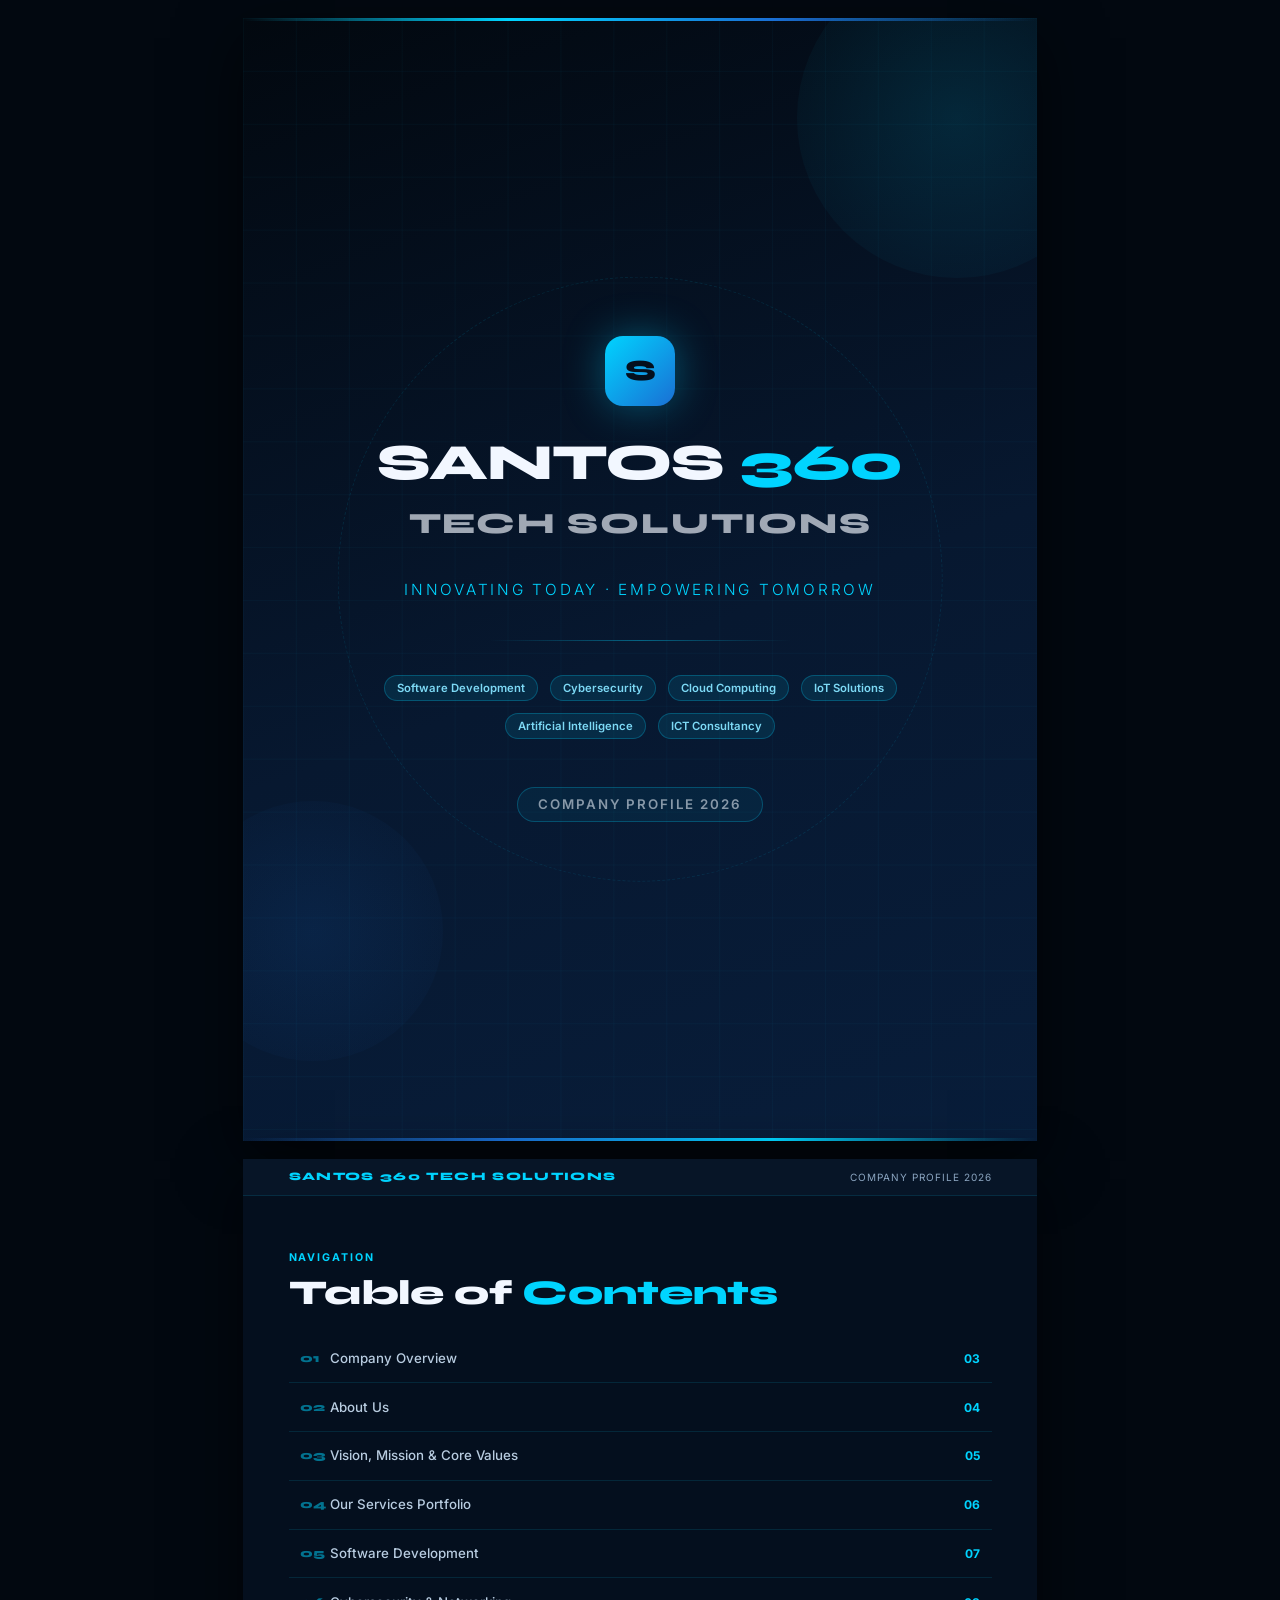
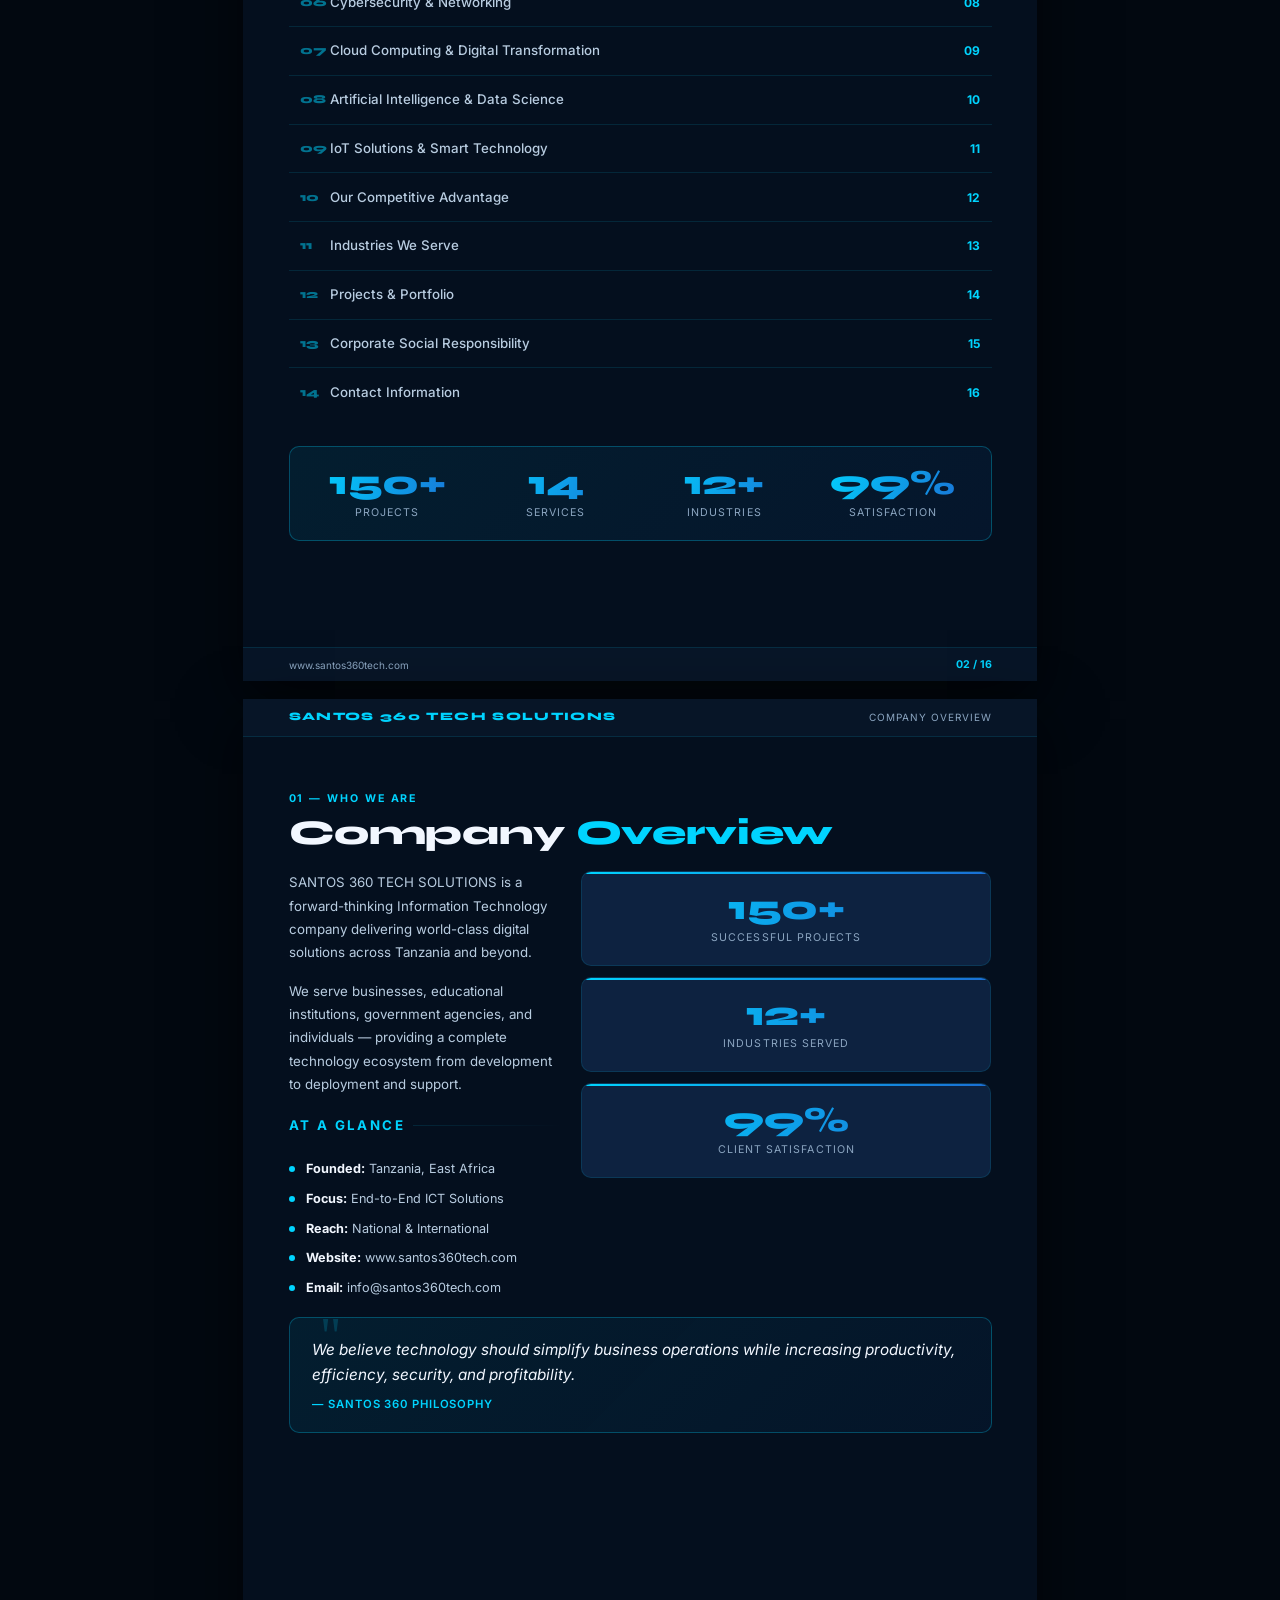
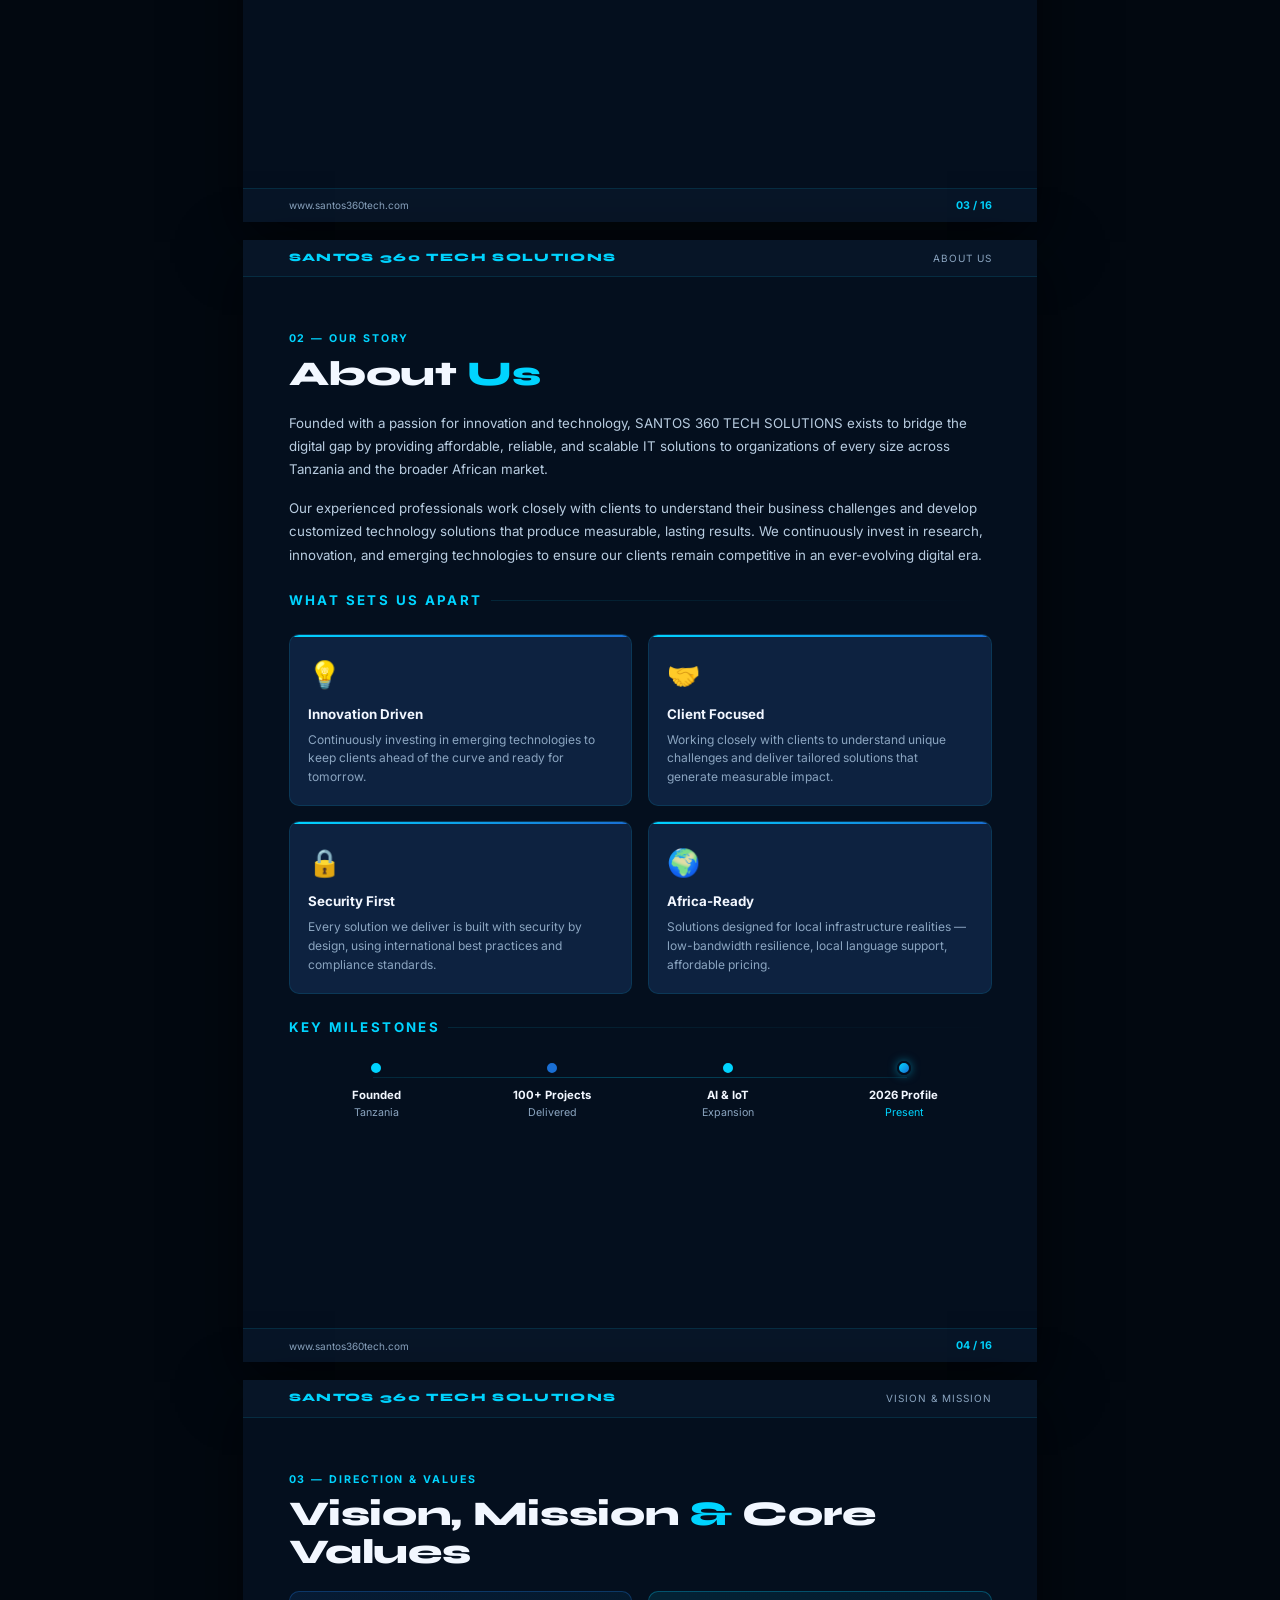
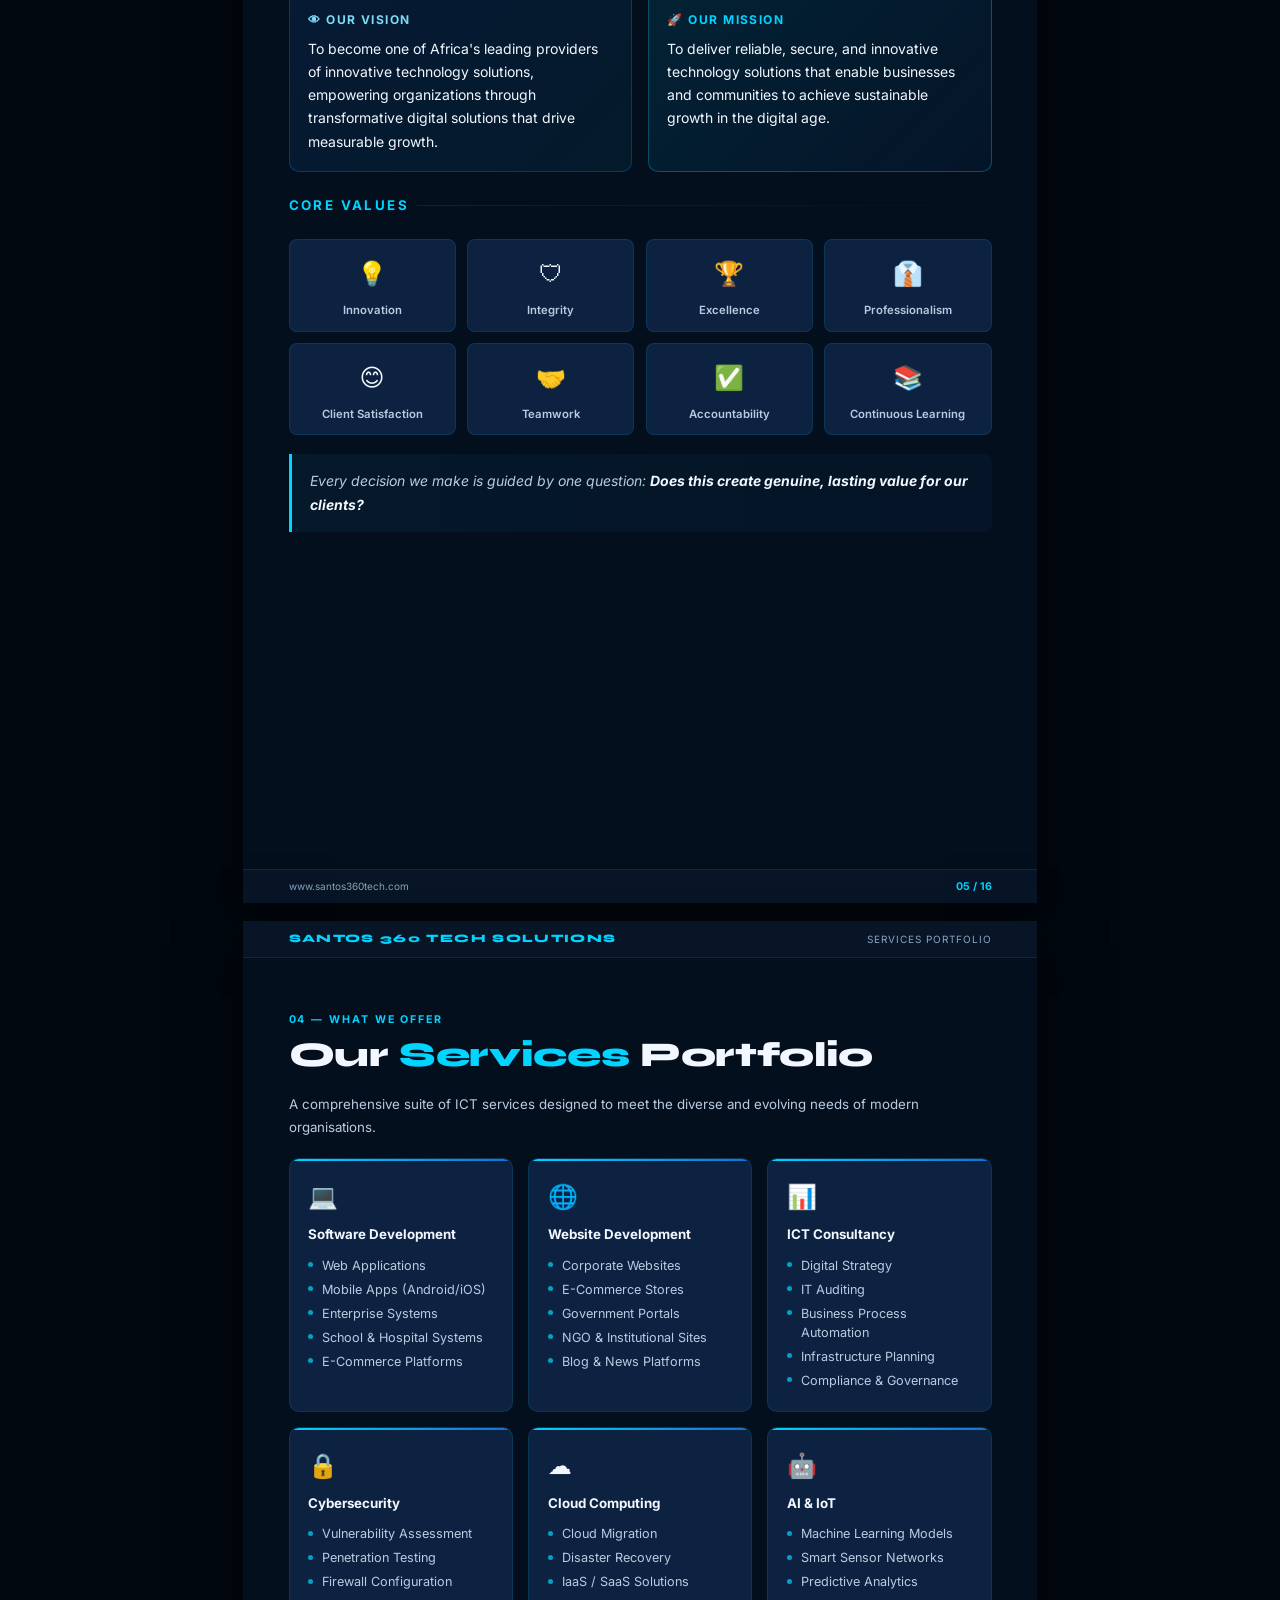
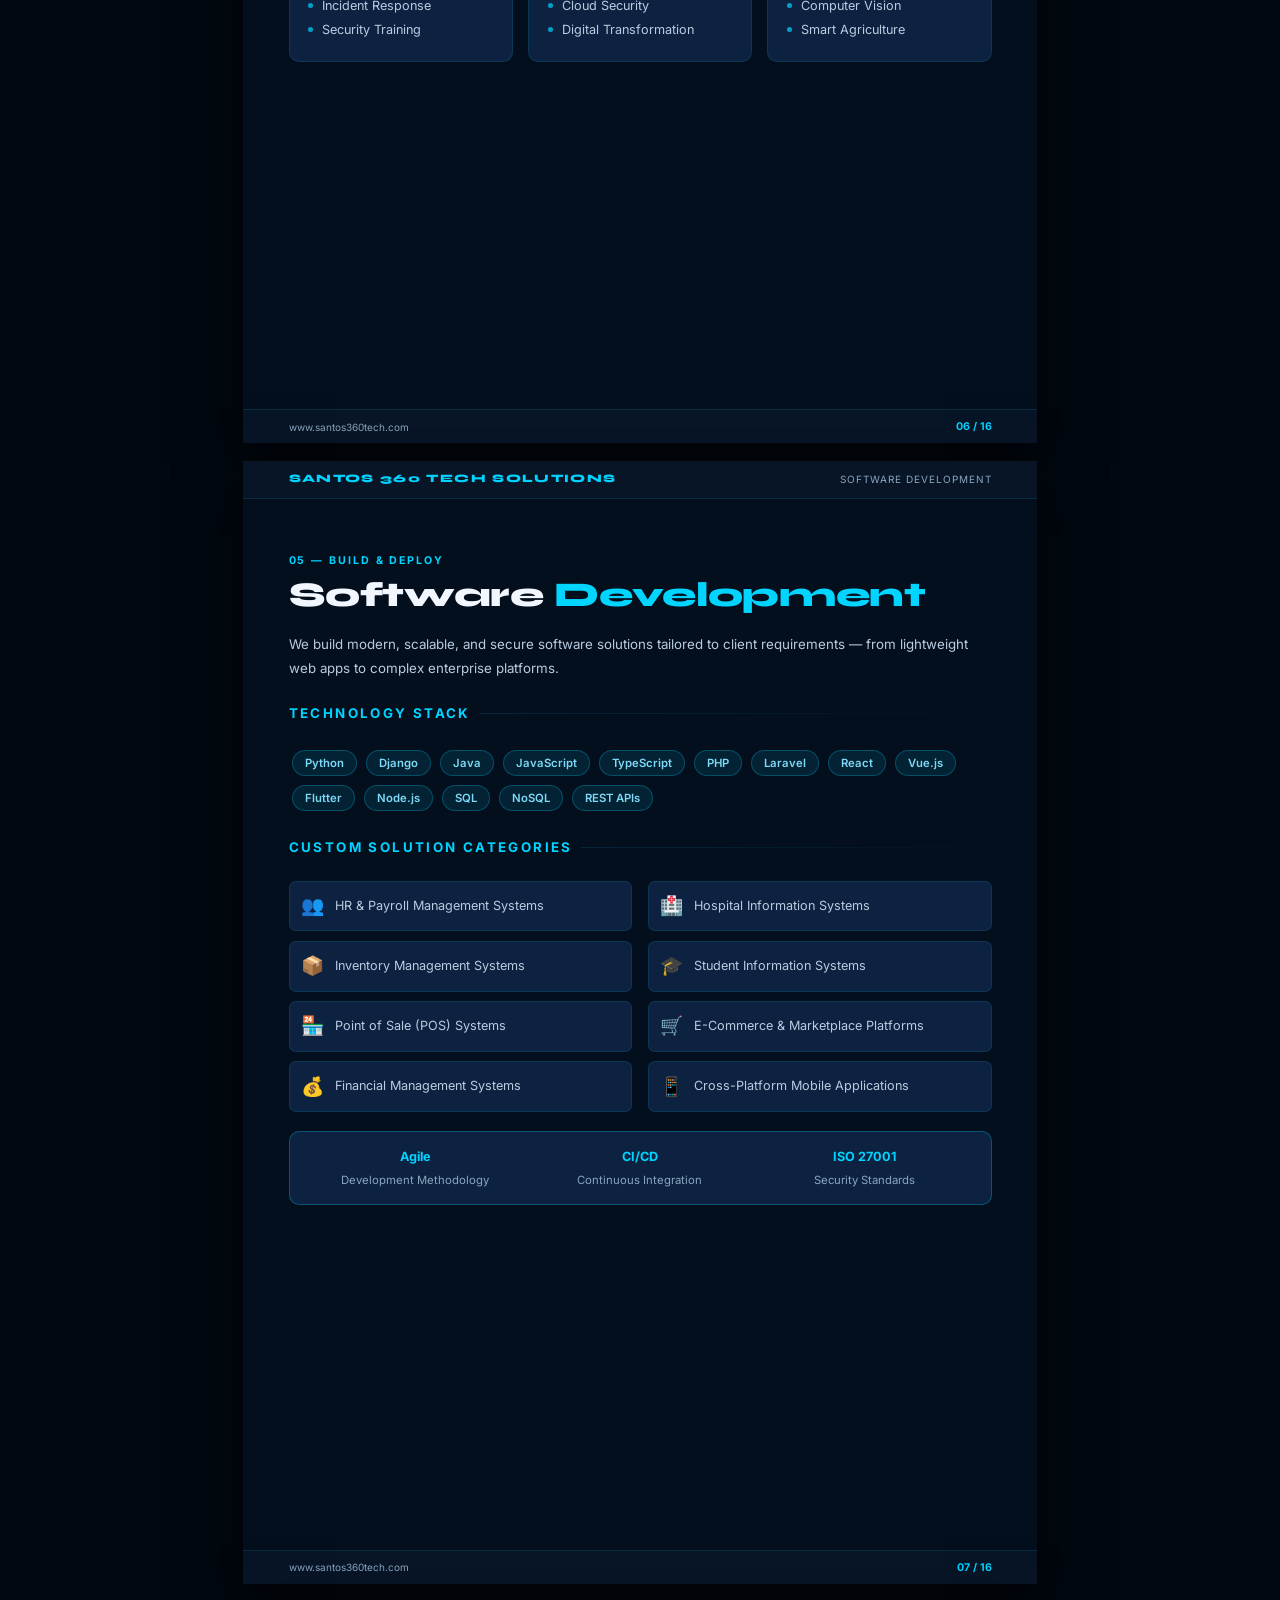
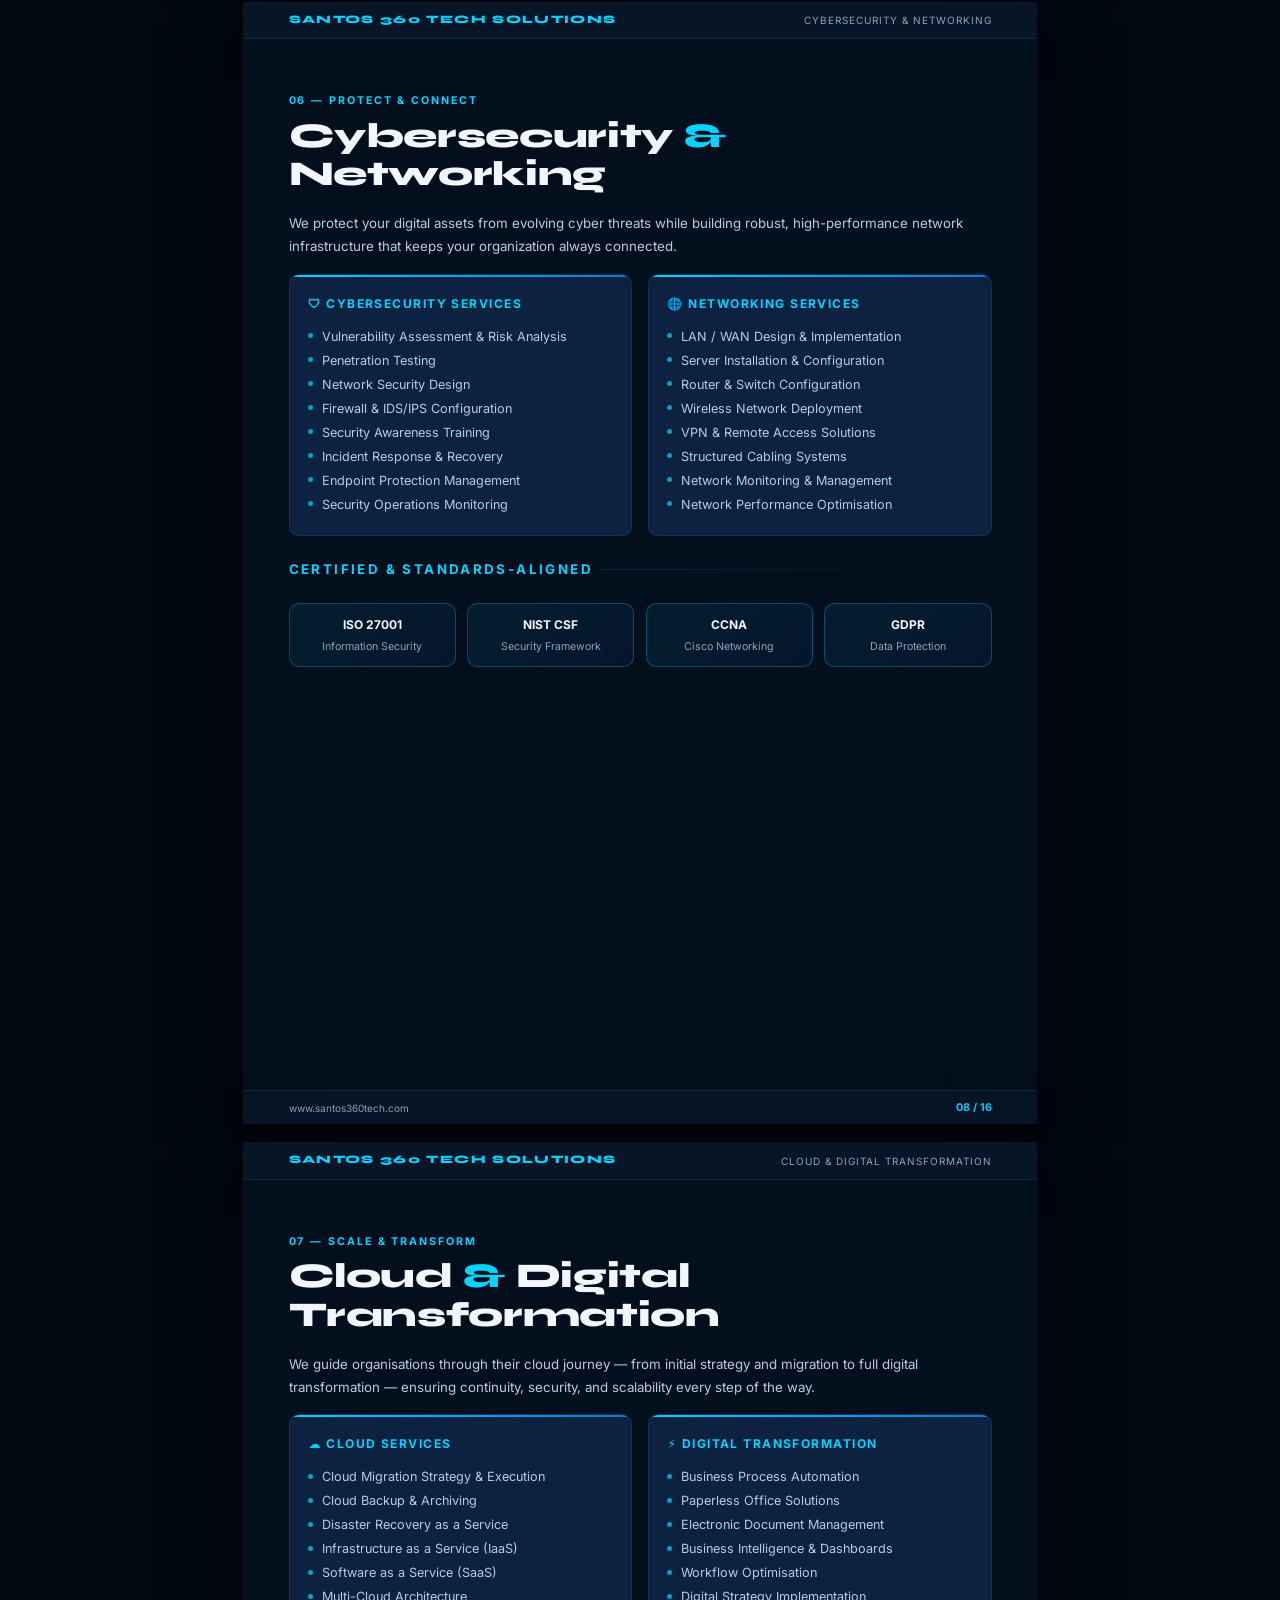
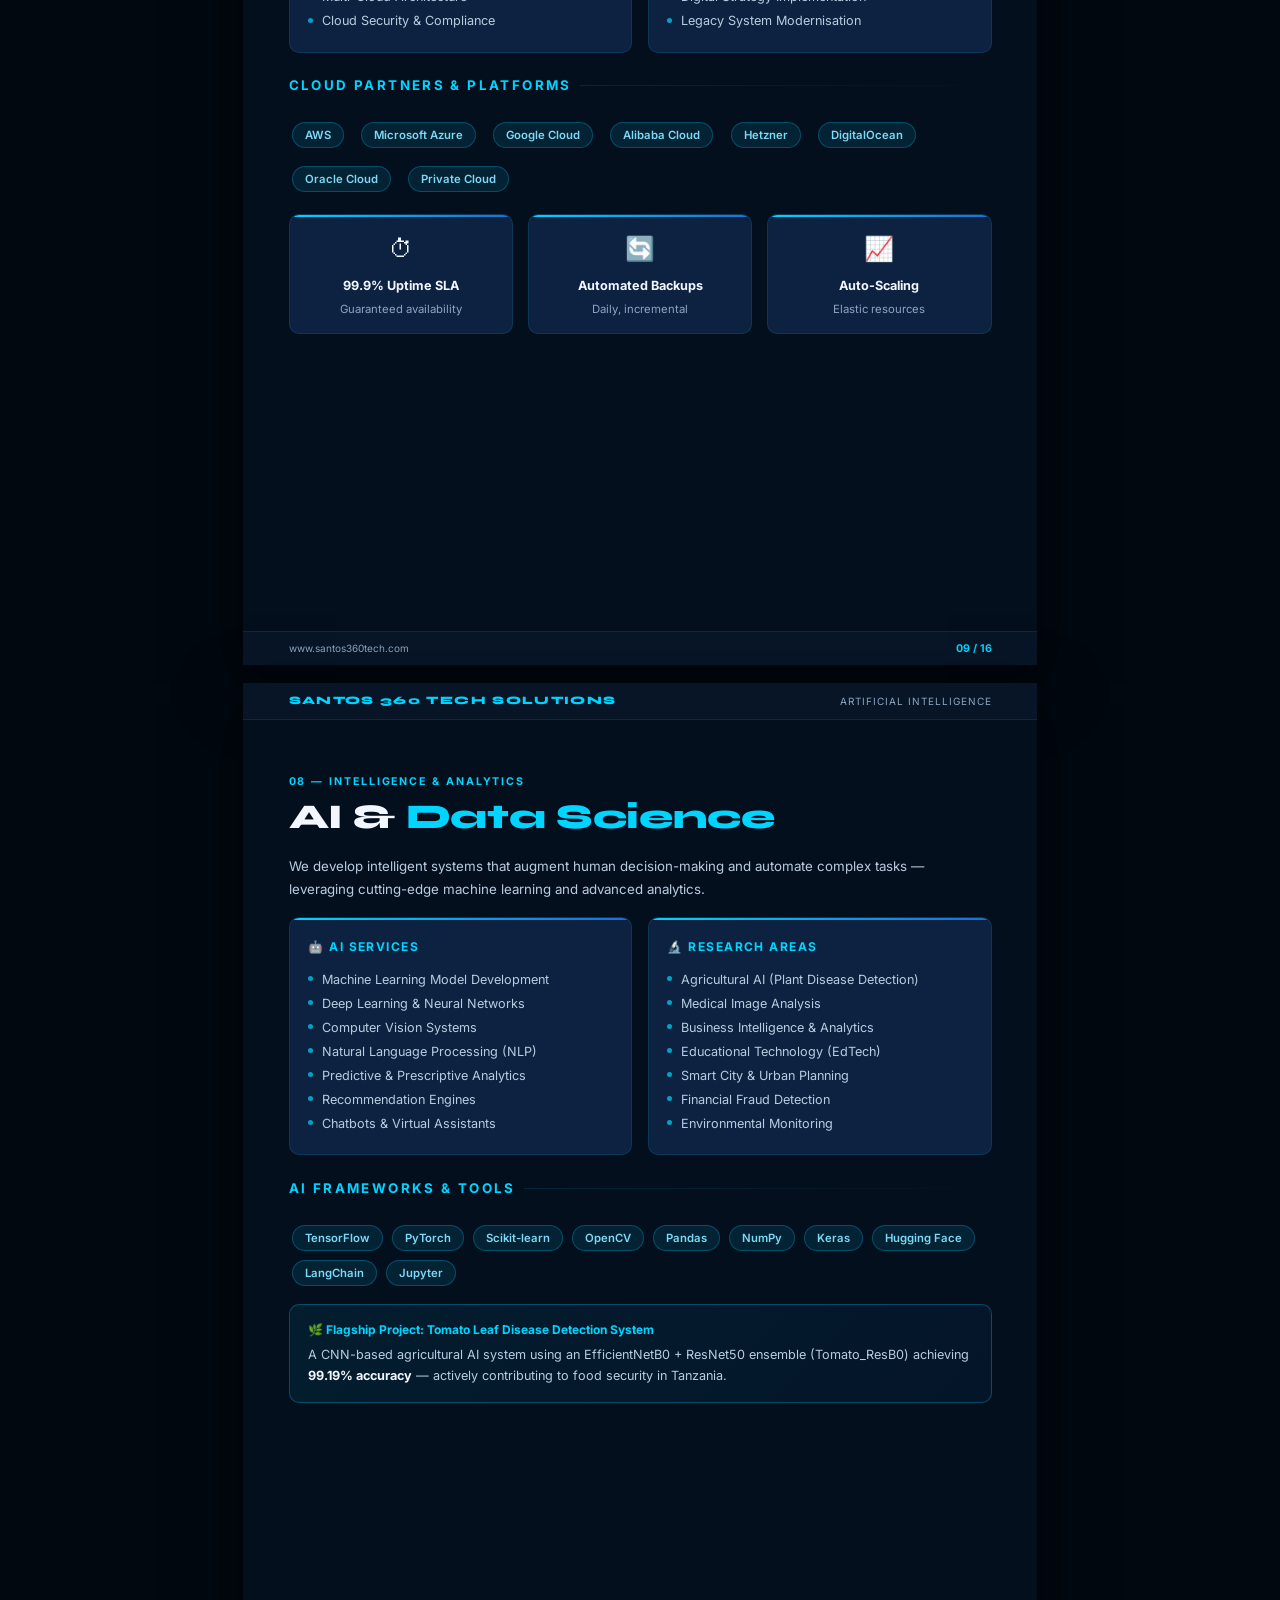
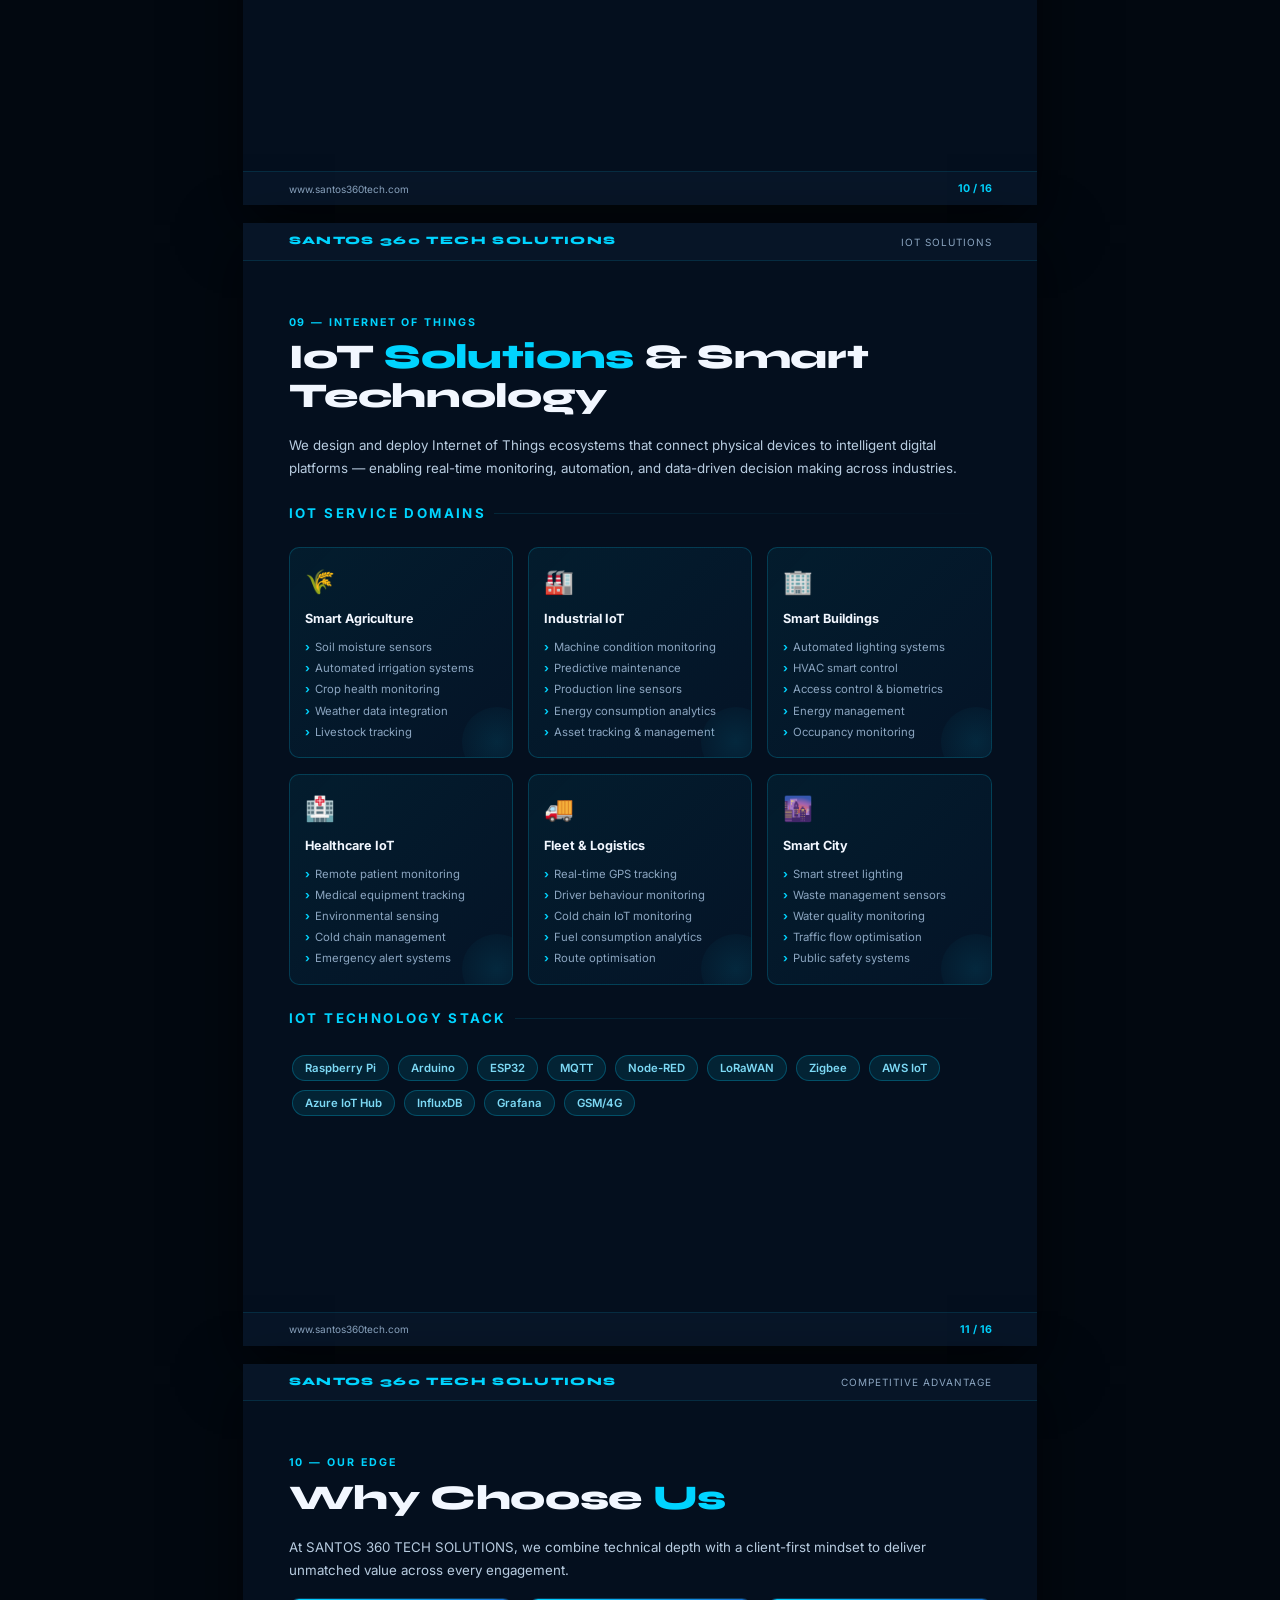
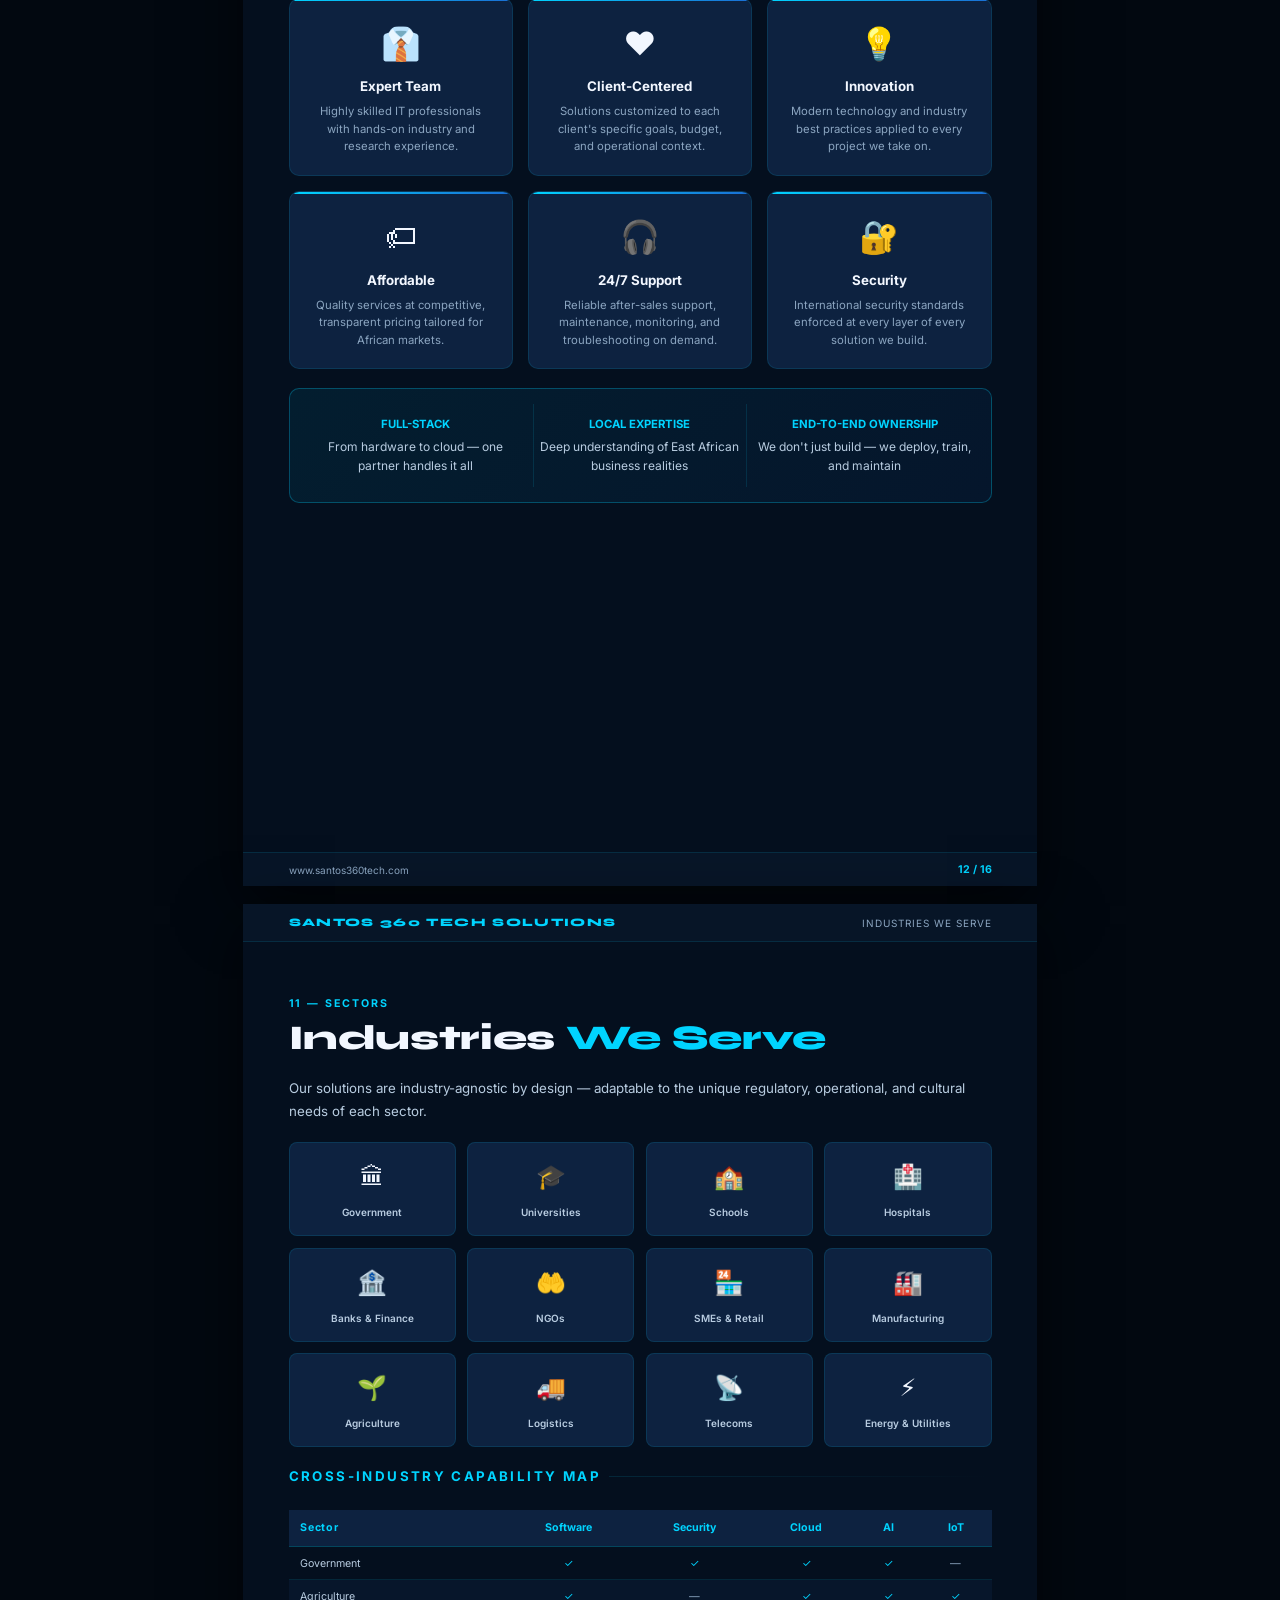
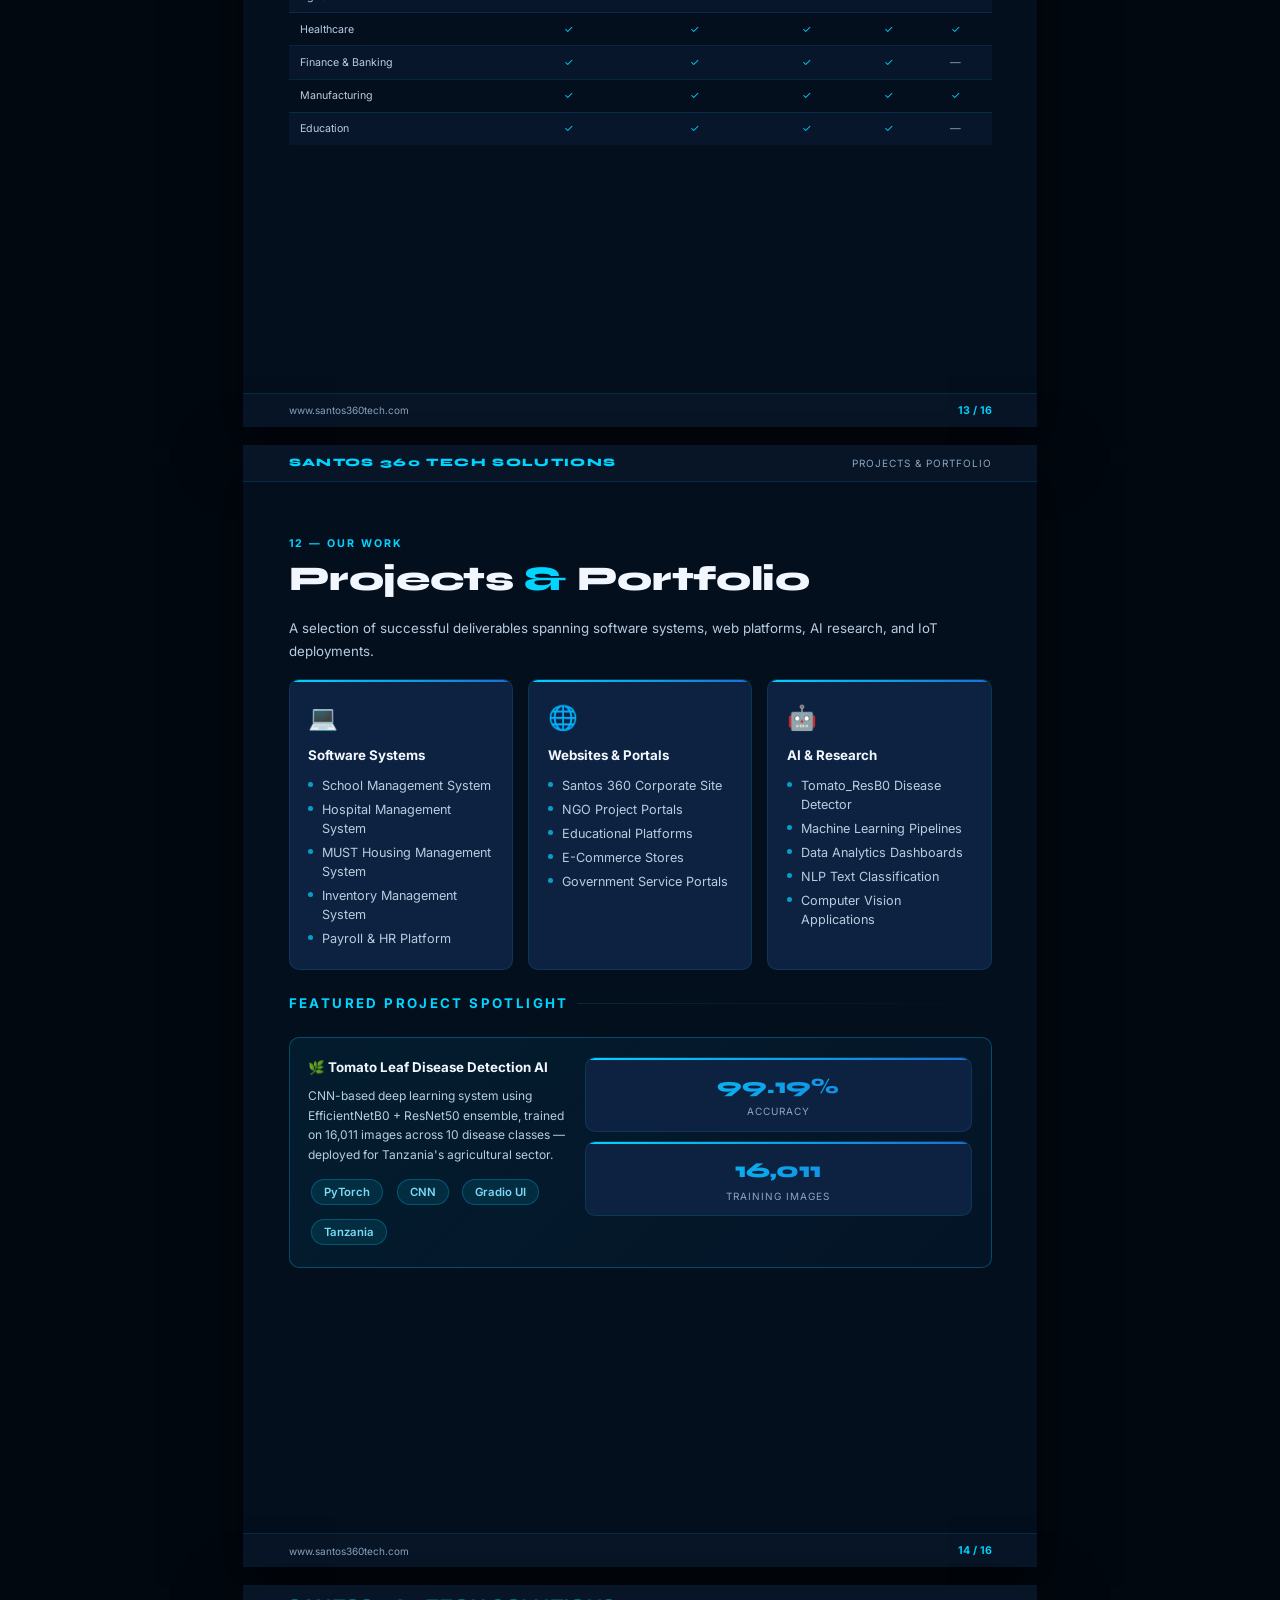
<file: Santos360_Profile.html>
<!DOCTYPE html>
<html lang="en">
<head>
  <meta charset="UTF-8">
  <meta name="viewport" content="width=device-width, initial-scale=1.0">
  <title>SANTOS 360 TECH SOLUTIONS — Company Profile 2026</title>
  <link rel="preconnect" href="https://fonts.googleapis.com">
  <link rel="preconnect" href="https://fonts.gstatic.com" crossorigin>
  <link href="https://fonts.googleapis.com/css2?family=Syne:wght@700;800&family=Inter:wght@300;400;500;600;700&display=swap" rel="stylesheet">
  <style>

/* ═══════════════════════════════════════════════════════
   DESIGN TOKENS
═══════════════════════════════════════════════════════ */
:root {
  --navy:    #040F1E;
  --navy2:   #071527;
  --navy3:   #0B1E35;
  --card:    #0D2240;
  --cyan:    #00D4FF;
  --cyan2:   #00AADD;
  --blue:    #1A6FD4;
  --slate:   #8BA5C0;
  --slateL:  #B8CCE0;
  --white:   #F2F7FF;
  --border:  rgba(0,212,255,0.12);
  --borderM: rgba(0,212,255,0.28);
  --glow:    rgba(0,212,255,0.15);
}

/* ═══════════════════════════════════════════════════════
   RESET & BASE
═══════════════════════════════════════════════════════ */
*, *::before, *::after { box-sizing: border-box; margin: 0; padding: 0; }

body {
  font-family: 'Inter', system-ui, sans-serif;
  background: #020810;
  color: var(--white);
  line-height: 1.6;
  -webkit-print-color-adjust: exact;
  print-color-adjust: exact;
}

h1,h2,h3,h4 { font-family: 'Inter', sans-serif; }
.display { font-family: 'Syne', sans-serif; font-weight: 800; }

/* ═══════════════════════════════════════════════════════
   PAGE SHELL — A4
═══════════════════════════════════════════════════════ */
.page {
  width: 210mm;
  min-height: 297mm;
  margin: 18px auto;
  position: relative;
  overflow: hidden;
  page-break-after: always;
  background: var(--navy);
  box-shadow: 0 20px 60px rgba(0,0,0,0.6);
}

/* ═══════════════════════════════════════════════════════
   RECURRING CHROME — header / footer strip
═══════════════════════════════════════════════════════ */
.chrome-top {
  position: absolute;
  top: 0; left: 0; right: 0;
  height: 10mm;
  background: var(--navy2);
  border-bottom: 1px solid var(--border);
  display: flex;
  align-items: center;
  justify-content: space-between;
  padding: 0 12mm;
  z-index: 10;
}
.chrome-top .brand {
  font-family: 'Syne', sans-serif;
  font-size: 8.5pt;
  font-weight: 800;
  letter-spacing: 0.12em;
  color: var(--cyan);
}
.chrome-top .section-tag {
  font-size: 7.5pt;
  color: var(--slate);
  letter-spacing: 0.1em;
  text-transform: uppercase;
}

.chrome-bottom {
  position: absolute;
  bottom: 0; left: 0; right: 0;
  height: 9mm;
  background: var(--navy2);
  border-top: 1px solid var(--border);
  display: flex;
  align-items: center;
  justify-content: space-between;
  padding: 0 12mm;
}
.chrome-bottom span {
  font-size: 7.5pt;
  color: var(--slate);
}
.chrome-bottom .pgnum {
  font-weight: 700;
  color: var(--cyan);
  font-size: 8pt;
}

/* Content area sits between chrome strips */
.content {
  padding: 14mm 12mm 13mm;
  margin-top: 10mm;
  min-height: calc(297mm - 19mm);
}

/* ═══════════════════════════════════════════════════════
   TYPOGRAPHY SYSTEM
═══════════════════════════════════════════════════════ */
.page-title {
  font-family: 'Syne', sans-serif;
  font-weight: 800;
  font-size: 26pt;
  color: var(--white);
  line-height: 1.1;
  letter-spacing: -0.01em;
  margin-bottom: 4mm;
}
.page-title span { color: var(--cyan); }

.section-heading {
  font-size: 10pt;
  font-weight: 700;
  letter-spacing: 0.18em;
  text-transform: uppercase;
  color: var(--cyan);
  margin-bottom: 6mm;
  margin-top: 6mm;
  display: flex;
  align-items: center;
  gap: 8px;
}
.section-heading::after {
  content: '';
  flex: 1;
  height: 1px;
  background: linear-gradient(90deg, var(--border), transparent);
}

.body-text {
  font-size: 10pt;
  color: var(--slateL);
  line-height: 1.75;
  margin-bottom: 4mm;
}

/* ═══════════════════════════════════════════════════════
   CARDS & SURFACES
═══════════════════════════════════════════════════════ */
.card {
  background: var(--card);
  border: 1px solid var(--border);
  border-radius: 10px;
  padding: 5mm 5mm;
  position: relative;
  overflow: hidden;
}
.card::before {
  content: '';
  position: absolute;
  top: 0; left: 0; right: 0;
  height: 2px;
  background: linear-gradient(90deg, var(--cyan), var(--blue));
}

.card-accent {
  background: linear-gradient(135deg, rgba(0,212,255,0.08), rgba(26,111,212,0.08));
  border: 1px solid var(--borderM);
  border-radius: 10px;
  padding: 5mm 5mm;
}

.pill {
  display: inline-block;
  background: rgba(0,212,255,0.1);
  border: 1px solid rgba(0,212,255,0.25);
  color: #7dd9f5;
  padding: 3px 12px;
  border-radius: 100px;
  font-size: 8.5pt;
  font-weight: 600;
  margin: 3px;
}

/* ═══════════════════════════════════════════════════════
   GRID UTILITIES
═══════════════════════════════════════════════════════ */
.g2 { display: grid; grid-template-columns: 1fr 1fr; gap: 4mm; }
.g3 { display: grid; grid-template-columns: 1fr 1fr 1fr; gap: 4mm; }
.g4 { display: grid; grid-template-columns: 1fr 1fr 1fr 1fr; gap: 3mm; }
.g2-3 { display: grid; grid-template-columns: 2fr 3fr; gap: 5mm; }
.g3-2 { display: grid; grid-template-columns: 3fr 2fr; gap: 5mm; }

/* ═══════════════════════════════════════════════════════
   ICON BOX
═══════════════════════════════════════════════════════ */
.icon-box {
  width: 36px; height: 36px;
  background: linear-gradient(135deg, rgba(0,212,255,0.15), rgba(26,111,212,0.15));
  border: 1px solid rgba(0,212,255,0.3);
  border-radius: 9px;
  display: flex; align-items: center; justify-content: center;
  font-size: 15pt;
  margin-bottom: 3mm;
  flex-shrink: 0;
}

/* ═══════════════════════════════════════════════════════
   SERVICE / BULLET ITEMS
═══════════════════════════════════════════════════════ */
.service-list { list-style: none; padding: 0; }
.service-list li {
  font-size: 9.5pt;
  color: var(--slateL);
  padding: 2.5px 0 2.5px 14px;
  position: relative;
  line-height: 1.5;
}
.service-list li::before {
  content: '';
  position: absolute;
  left: 0; top: 9px;
  width: 5px; height: 5px;
  border-radius: 50%;
  background: var(--cyan);
  opacity: 0.7;
}

/* ═══════════════════════════════════════════════════════
   STAT BLOCKS
═══════════════════════════════════════════════════════ */
.stat-num {
  font-family: 'Syne', sans-serif;
  font-weight: 800;
  font-size: 26pt;
  background: linear-gradient(110deg, var(--cyan), var(--blue));
  -webkit-background-clip: text;
  background-clip: text;
  -webkit-text-fill-color: transparent;
  line-height: 1;
}
.stat-label {
  font-size: 8pt;
  color: var(--slate);
  text-transform: uppercase;
  letter-spacing: 0.1em;
  margin-top: 3px;
}

/* ═══════════════════════════════════════════════════════
   VALUE CARDS (core values grid)
═══════════════════════════════════════════════════════ */
.value-card {
  background: var(--card);
  border: 1px solid var(--border);
  border-radius: 8px;
  padding: 4mm 3mm 3mm;
  text-align: center;
}
.value-card .vi { font-size: 18pt; margin-bottom: 2mm; }
.value-card p {
  font-size: 8.5pt;
  font-weight: 600;
  color: var(--slateL);
  margin: 0;
}

/* ═══════════════════════════════════════════════════════
   TOC ROWS
═══════════════════════════════════════════════════════ */
.toc-row {
  display: flex;
  justify-content: space-between;
  align-items: center;
  padding: 3.5mm 3mm;
  border-bottom: 1px solid var(--border);
  transition: background 0.2s;
}
.toc-row:last-child { border-bottom: none; }
.toc-row .toc-num {
  font-family: 'Syne', sans-serif;
  font-size: 9pt;
  font-weight: 800;
  color: var(--cyan);
  opacity: 0.5;
  width: 22px;
  flex-shrink: 0;
}
.toc-row .toc-title {
  flex: 1;
  font-size: 10pt;
  font-weight: 500;
  color: var(--slateL);
  padding-left: 8px;
}
.toc-row .toc-pg {
  font-size: 9pt;
  font-weight: 700;
  color: var(--cyan);
}

/* ═══════════════════════════════════════════════════════
   INDUSTRY CHIPS
═══════════════════════════════════════════════════════ */
.industry-chip {
  display: flex;
  flex-direction: column;
  align-items: center;
  justify-content: center;
  text-align: center;
  background: var(--card);
  border: 1px solid var(--border);
  border-radius: 8px;
  padding: 4mm 2mm;
  gap: 2mm;
}
.industry-chip .ic-icon { font-size: 18pt; }
.industry-chip .ic-label { font-size: 7.5pt; font-weight: 600; color: var(--slateL); }

/* ═══════════════════════════════════════════════════════
   CSR ITEMS
═══════════════════════════════════════════════════════ */
.csr-item {
  display: flex;
  gap: 3mm;
  align-items: flex-start;
  margin-bottom: 4mm;
}
.csr-icon {
  width: 32px; height: 32px;
  background: rgba(0,212,255,0.1);
  border-radius: 8px;
  display: flex; align-items: center; justify-content: center;
  font-size: 13pt;
  flex-shrink: 0;
  margin-top: 1px;
}
.csr-title { font-size: 9.5pt; font-weight: 700; color: var(--white); margin-bottom: 1mm; }
.csr-body  { font-size: 8.5pt; color: var(--slate); line-height: 1.55; }

/* ═══════════════════════════════════════════════════════
   TECH BADGE ROWS
═══════════════════════════════════════════════════════ */
.tech-row { display: flex; flex-wrap: wrap; gap: 3px; margin-bottom: 3mm; }

/* ═══════════════════════════════════════════════════════
   IoT SPECIFIC STYLES
═══════════════════════════════════════════════════════ */
.iot-card {
  background: linear-gradient(135deg, rgba(0,212,255,0.07), rgba(26,111,212,0.05));
  border: 1px solid rgba(0,212,255,0.2);
  border-radius: 10px;
  padding: 4mm;
  position: relative;
  overflow: hidden;
}
.iot-card::after {
  content: '';
  position: absolute;
  bottom: -20px; right: -20px;
  width: 70px; height: 70px;
  border-radius: 50%;
  background: radial-gradient(circle, rgba(0,212,255,0.1), transparent);
}
.iot-card h4 { font-size: 9.5pt; font-weight: 700; color: var(--white); margin-bottom: 2mm; }
.iot-card ul { list-style: none; padding: 0; }
.iot-card ul li {
  font-size: 8.5pt; color: var(--slate); padding: 1.5px 0 1.5px 10px;
  position: relative;
}
.iot-card ul li::before {
  content: '›';
  position: absolute; left: 0;
  color: var(--cyan); font-weight: 700;
}

/* ═══════════════════════════════════════════════════════
   PRINT
═══════════════════════════════════════════════════════ */
@media print {
  body { background: none; }
  .page { box-shadow: none; margin: 0; width: 100%; }
}

@media screen and (max-width: 820px) {
  .page { width: 100%; min-height: auto; }
  .g2,.g3,.g4,.g2-3,.g3-2 { grid-template-columns: 1fr; }
}

  </style>
</head>
<body>


<!-- ══════════════════════════════════════════════════════════
     PAGE 1 — COVER
══════════════════════════════════════════════════════════ -->
<div class="page" style="background:linear-gradient(160deg,#02080F 0%,#071830 55%,#081D3A 100%);">
  <!-- Grid overlay -->
  <div style="position:absolute;inset:0;background-image:linear-gradient(rgba(0,212,255,0.03) 1px,transparent 1px),linear-gradient(90deg,rgba(0,212,255,0.03) 1px,transparent 1px);background-size:14mm 14mm;pointer-events:none;"></div>

  <!-- Top accent line -->
  <div style="position:absolute;top:0;left:0;right:0;height:3px;background:linear-gradient(90deg,transparent,var(--cyan),var(--blue),transparent);"></div>

  <!-- Glow blobs -->
  <div style="position:absolute;top:-60px;right:-80px;width:320px;height:320px;border-radius:50%;background:radial-gradient(circle,rgba(0,212,255,0.12),transparent);pointer-events:none;"></div>
  <div style="position:absolute;bottom:80px;left:-60px;width:260px;height:260px;border-radius:50%;background:radial-gradient(circle,rgba(26,111,212,0.12),transparent);pointer-events:none;"></div>

  <!-- Orbit ring -->
  <div style="position:absolute;top:50%;left:50%;transform:translate(-50%,-50%);width:160mm;height:160mm;border-radius:50%;border:1px dashed rgba(0,212,255,0.1);pointer-events:none;"></div>

  <!-- Content -->
  <div style="position:relative;z-index:2;display:flex;flex-direction:column;align-items:center;justify-content:center;min-height:297mm;padding:20mm;text-align:center;">

    <!-- Logo mark -->
    <div style="width:70px;height:70px;border-radius:18px;background:linear-gradient(135deg,var(--cyan),var(--blue));display:flex;align-items:center;justify-content:center;margin-bottom:8mm;box-shadow:0 0 40px rgba(0,212,255,0.35);">
      <span style="font-family:'Syne',sans-serif;font-weight:800;font-size:22pt;color:#040F1E;">S</span>
    </div>

    <!-- Company name -->
    <div style="font-family:'Syne',sans-serif;font-weight:800;font-size:38pt;color:#F2F7FF;line-height:1.05;letter-spacing:-0.01em;margin-bottom:3mm;">
      SANTOS <span style="color:var(--cyan);">360</span>
    </div>
    <div style="font-family:'Syne',sans-serif;font-weight:800;font-size:22pt;color:rgba(242,247,255,0.65);letter-spacing:0.06em;margin-bottom:8mm;">
      TECH SOLUTIONS
    </div>

    <!-- Tagline -->
    <div style="font-size:11.5pt;color:var(--cyan);font-weight:300;letter-spacing:0.18em;margin-bottom:10mm;text-transform:uppercase;">
      Innovating Today · Empowering Tomorrow
    </div>

    <!-- Divider -->
    <div style="width:80mm;height:1px;background:linear-gradient(90deg,transparent,rgba(0,212,255,0.4),transparent);margin-bottom:8mm;"></div>

    <!-- Services strip -->
    <div style="display:flex;flex-wrap:wrap;justify-content:center;gap:6px;max-width:140mm;margin-bottom:12mm;">
      <span class="pill">Software Development</span>
      <span class="pill">Cybersecurity</span>
      <span class="pill">Cloud Computing</span>
      <span class="pill">IoT Solutions</span>
      <span class="pill">Artificial Intelligence</span>
      <span class="pill">ICT Consultancy</span>
    </div>

    <!-- Year badge -->
    <div style="padding:6px 20px;border-radius:100px;border:1px solid rgba(0,212,255,0.25);background:rgba(0,212,255,0.06);font-size:10pt;color:rgba(242,247,255,0.55);letter-spacing:0.14em;font-weight:600;">
      COMPANY PROFILE 2026
    </div>
  </div>

  <!-- Bottom accent -->
  <div style="position:absolute;bottom:0;left:0;right:0;height:3px;background:linear-gradient(90deg,transparent,var(--blue),var(--cyan),transparent);"></div>
</div>


<!-- ══════════════════════════════════════════════════════════
     PAGE 2 — TABLE OF CONTENTS
══════════════════════════════════════════════════════════ -->
<div class="page">
  <div class="chrome-top">
    <span class="brand">SANTOS 360 TECH SOLUTIONS</span>
    <span class="section-tag">Company Profile 2026</span>
  </div>
  <div class="content">
    <div style="margin-bottom:6mm;">
      <div style="font-size:8pt;font-weight:700;letter-spacing:0.18em;text-transform:uppercase;color:var(--cyan);margin-bottom:2mm;">Navigation</div>
      <div class="page-title display">Table of <span>Contents</span></div>
    </div>

    <div style="margin-top:4mm;">
      <div class="toc-row"><span class="toc-num">01</span><span class="toc-title">Company Overview</span><span class="toc-pg">03</span></div>
      <div class="toc-row"><span class="toc-num">02</span><span class="toc-title">About Us</span><span class="toc-pg">04</span></div>
      <div class="toc-row"><span class="toc-num">03</span><span class="toc-title">Vision, Mission & Core Values</span><span class="toc-pg">05</span></div>
      <div class="toc-row"><span class="toc-num">04</span><span class="toc-title">Our Services Portfolio</span><span class="toc-pg">06</span></div>
      <div class="toc-row"><span class="toc-num">05</span><span class="toc-title">Software Development</span><span class="toc-pg">07</span></div>
      <div class="toc-row"><span class="toc-num">06</span><span class="toc-title">Cybersecurity & Networking</span><span class="toc-pg">08</span></div>
      <div class="toc-row"><span class="toc-num">07</span><span class="toc-title">Cloud Computing & Digital Transformation</span><span class="toc-pg">09</span></div>
      <div class="toc-row"><span class="toc-num">08</span><span class="toc-title">Artificial Intelligence & Data Science</span><span class="toc-pg">10</span></div>
      <div class="toc-row"><span class="toc-num">09</span><span class="toc-title">IoT Solutions & Smart Technology</span><span class="toc-pg">11</span></div>
      <div class="toc-row"><span class="toc-num">10</span><span class="toc-title">Our Competitive Advantage</span><span class="toc-pg">12</span></div>
      <div class="toc-row"><span class="toc-num">11</span><span class="toc-title">Industries We Serve</span><span class="toc-pg">13</span></div>
      <div class="toc-row"><span class="toc-num">12</span><span class="toc-title">Projects & Portfolio</span><span class="toc-pg">14</span></div>
      <div class="toc-row"><span class="toc-num">13</span><span class="toc-title">Corporate Social Responsibility</span><span class="toc-pg">15</span></div>
      <div class="toc-row"><span class="toc-num">14</span><span class="toc-title">Contact Information</span><span class="toc-pg">16</span></div>
    </div>

    <!-- Decorative stats row -->
    <div class="card-accent g4" style="margin-top:8mm;text-align:center;">
      <div><div class="stat-num">150+</div><div class="stat-label">Projects</div></div>
      <div><div class="stat-num">14</div><div class="stat-label">Services</div></div>
      <div><div class="stat-num">12+</div><div class="stat-label">Industries</div></div>
      <div><div class="stat-num">99%</div><div class="stat-label">Satisfaction</div></div>
    </div>
  </div>
  <div class="chrome-bottom"><span>www.santos360tech.com</span><span class="pgnum">02 / 16</span></div>
</div>


<!-- ══════════════════════════════════════════════════════════
     PAGE 3 — COMPANY OVERVIEW
══════════════════════════════════════════════════════════ -->
<div class="page">
  <div class="chrome-top">
    <span class="brand">SANTOS 360 TECH SOLUTIONS</span>
    <span class="section-tag">Company Overview</span>
  </div>
  <div class="content">
    <div style="margin-bottom:5mm;">
      <div style="font-size:8pt;font-weight:700;letter-spacing:0.18em;text-transform:uppercase;color:var(--cyan);margin-bottom:2mm;">01 — Who We Are</div>
      <div class="page-title display">Company <span>Overview</span></div>
    </div>

    <div class="g2-3" style="margin-bottom:5mm;">
      <div>
        <p class="body-text">SANTOS 360 TECH SOLUTIONS is a forward-thinking Information Technology company delivering world-class digital solutions across Tanzania and beyond.</p>
        <p class="body-text">We serve businesses, educational institutions, government agencies, and individuals — providing a complete technology ecosystem from development to deployment and support.</p>

        <div class="section-heading" style="margin-top:5mm;">At a Glance</div>
        <div style="display:flex;flex-direction:column;gap:2.5mm;">
          <div style="display:flex;gap:3mm;align-items:center;">
            <div style="width:6px;height:6px;border-radius:50%;background:var(--cyan);flex-shrink:0;"></div>
            <span style="font-size:9.5pt;color:var(--slateL);"><strong style="color:var(--white);">Founded:</strong> Tanzania, East Africa</span>
          </div>
          <div style="display:flex;gap:3mm;align-items:center;">
            <div style="width:6px;height:6px;border-radius:50%;background:var(--cyan);flex-shrink:0;"></div>
            <span style="font-size:9.5pt;color:var(--slateL);"><strong style="color:var(--white);">Focus:</strong> End-to-End ICT Solutions</span>
          </div>
          <div style="display:flex;gap:3mm;align-items:center;">
            <div style="width:6px;height:6px;border-radius:50%;background:var(--cyan);flex-shrink:0;"></div>
            <span style="font-size:9.5pt;color:var(--slateL);"><strong style="color:var(--white);">Reach:</strong> National & International</span>
          </div>
          <div style="display:flex;gap:3mm;align-items:center;">
            <div style="width:6px;height:6px;border-radius:50%;background:var(--cyan);flex-shrink:0;"></div>
            <span style="font-size:9.5pt;color:var(--slateL);"><strong style="color:var(--white);">Website:</strong> www.santos360tech.com</span>
          </div>
          <div style="display:flex;gap:3mm;align-items:center;">
            <div style="width:6px;height:6px;border-radius:50%;background:var(--cyan);flex-shrink:0;"></div>
            <span style="font-size:9.5pt;color:var(--slateL);"><strong style="color:var(--white);">Email:</strong> info@santos360tech.com</span>
          </div>
        </div>
      </div>

      <!-- Stats column -->
      <div style="display:flex;flex-direction:column;gap:3mm;">
        <div class="card" style="text-align:center;padding:5mm;">
          <div class="stat-num">150+</div>
          <div class="stat-label">Successful Projects</div>
        </div>
        <div class="card" style="text-align:center;padding:5mm;">
          <div class="stat-num">12+</div>
          <div class="stat-label">Industries Served</div>
        </div>
        <div class="card" style="text-align:center;padding:5mm;">
          <div class="stat-num">99%</div>
          <div class="stat-label">Client Satisfaction</div>
        </div>
      </div>
    </div>

    <!-- Philosophy quote -->
    <div style="background:linear-gradient(135deg,rgba(0,212,255,0.08),rgba(26,111,212,0.06));border:1px solid var(--borderM);border-radius:10px;padding:5mm 6mm;position:relative;overflow:hidden;">
      <div style="position:absolute;top:-8px;left:8mm;font-size:40pt;color:var(--cyan);opacity:0.18;font-family:Georgia,serif;line-height:1;">"</div>
      <p style="font-size:11.5pt;color:var(--white);font-style:italic;line-height:1.65;margin:0 0 2mm;position:relative;z-index:1;">We believe technology should simplify business operations while increasing productivity, efficiency, security, and profitability.</p>
      <div style="font-size:8.5pt;color:var(--cyan);font-weight:600;letter-spacing:0.08em;">— SANTOS 360 PHILOSOPHY</div>
    </div>
  </div>
  <div class="chrome-bottom"><span>www.santos360tech.com</span><span class="pgnum">03 / 16</span></div>
</div>


<!-- ══════════════════════════════════════════════════════════
     PAGE 4 — ABOUT US
══════════════════════════════════════════════════════════ -->
<div class="page">
  <div class="chrome-top">
    <span class="brand">SANTOS 360 TECH SOLUTIONS</span>
    <span class="section-tag">About Us</span>
  </div>
  <div class="content">
    <div style="margin-bottom:5mm;">
      <div style="font-size:8pt;font-weight:700;letter-spacing:0.18em;text-transform:uppercase;color:var(--cyan);margin-bottom:2mm;">02 — Our Story</div>
      <div class="page-title display">About <span>Us</span></div>
    </div>

    <p class="body-text">Founded with a passion for innovation and technology, SANTOS 360 TECH SOLUTIONS exists to bridge the digital gap by providing affordable, reliable, and scalable IT solutions to organizations of every size across Tanzania and the broader African market.</p>
    <p class="body-text">Our experienced professionals work closely with clients to understand their business challenges and develop customized technology solutions that produce measurable, lasting results. We continuously invest in research, innovation, and emerging technologies to ensure our clients remain competitive in an ever-evolving digital era.</p>

    <div class="section-heading">What Sets Us Apart</div>
    <div class="g2" style="margin-bottom:5mm;">
      <div class="card">
        <div style="font-size:20pt;margin-bottom:2mm;">💡</div>
        <div style="font-size:10pt;font-weight:700;color:var(--white);margin-bottom:1.5mm;">Innovation Driven</div>
        <p style="font-size:9pt;color:var(--slate);margin:0;line-height:1.55;">Continuously investing in emerging technologies to keep clients ahead of the curve and ready for tomorrow.</p>
      </div>
      <div class="card">
        <div style="font-size:20pt;margin-bottom:2mm;">🤝</div>
        <div style="font-size:10pt;font-weight:700;color:var(--white);margin-bottom:1.5mm;">Client Focused</div>
        <p style="font-size:9pt;color:var(--slate);margin:0;line-height:1.55;">Working closely with clients to understand unique challenges and deliver tailored solutions that generate measurable impact.</p>
      </div>
      <div class="card">
        <div style="font-size:20pt;margin-bottom:2mm;">🔒</div>
        <div style="font-size:10pt;font-weight:700;color:var(--white);margin-bottom:1.5mm;">Security First</div>
        <p style="font-size:9pt;color:var(--slate);margin:0;line-height:1.55;">Every solution we deliver is built with security by design, using international best practices and compliance standards.</p>
      </div>
      <div class="card">
        <div style="font-size:20pt;margin-bottom:2mm;">🌍</div>
        <div style="font-size:10pt;font-weight:700;color:var(--white);margin-bottom:1.5mm;">Africa-Ready</div>
        <p style="font-size:9pt;color:var(--slate);margin:0;line-height:1.55;">Solutions designed for local infrastructure realities — low-bandwidth resilience, local language support, affordable pricing.</p>
      </div>
    </div>

    <!-- Milestone strip -->
    <div class="section-heading">Key Milestones</div>
    <div style="display:flex;gap:0;position:relative;">
      <div style="position:absolute;top:16px;left:12%;right:12%;height:1px;background:linear-gradient(90deg,var(--border),var(--borderM),var(--border));"></div>
      <div style="flex:1;text-align:center;position:relative;">
        <div style="width:14px;height:14px;border-radius:50%;background:var(--cyan);border:2px solid var(--navy);margin:0 auto 3mm;position:relative;z-index:1;"></div>
        <div style="font-size:8.5pt;font-weight:700;color:var(--white);">Founded</div>
        <div style="font-size:8pt;color:var(--slate);">Tanzania</div>
      </div>
      <div style="flex:1;text-align:center;position:relative;">
        <div style="width:14px;height:14px;border-radius:50%;background:var(--blue);border:2px solid var(--navy);margin:0 auto 3mm;position:relative;z-index:1;"></div>
        <div style="font-size:8.5pt;font-weight:700;color:var(--white);">100+ Projects</div>
        <div style="font-size:8pt;color:var(--slate);">Delivered</div>
      </div>
      <div style="flex:1;text-align:center;position:relative;">
        <div style="width:14px;height:14px;border-radius:50%;background:var(--cyan);border:2px solid var(--navy);margin:0 auto 3mm;position:relative;z-index:1;"></div>
        <div style="font-size:8.5pt;font-weight:700;color:var(--white);">AI & IoT</div>
        <div style="font-size:8pt;color:var(--slate);">Expansion</div>
      </div>
      <div style="flex:1;text-align:center;position:relative;">
        <div style="width:14px;height:14px;border-radius:50%;background:linear-gradient(135deg,var(--cyan),var(--blue));border:2px solid var(--navy);margin:0 auto 3mm;position:relative;z-index:1;box-shadow:0 0 10px rgba(0,212,255,0.5);"></div>
        <div style="font-size:8.5pt;font-weight:700;color:var(--white);">2026 Profile</div>
        <div style="font-size:8pt;color:var(--cyan);">Present</div>
      </div>
    </div>
  </div>
  <div class="chrome-bottom"><span>www.santos360tech.com</span><span class="pgnum">04 / 16</span></div>
</div>


<!-- ══════════════════════════════════════════════════════════
     PAGE 5 — VISION, MISSION & VALUES
══════════════════════════════════════════════════════════ -->
<div class="page">
  <div class="chrome-top">
    <span class="brand">SANTOS 360 TECH SOLUTIONS</span>
    <span class="section-tag">Vision & Mission</span>
  </div>
  <div class="content">
    <div style="margin-bottom:5mm;">
      <div style="font-size:8pt;font-weight:700;letter-spacing:0.18em;text-transform:uppercase;color:var(--cyan);margin-bottom:2mm;">03 — Direction & Values</div>
      <div class="page-title display">Vision, Mission <span>&</span> Core Values</div>
    </div>

    <div class="g2" style="margin-bottom:5mm;">
      <div style="background:linear-gradient(135deg,rgba(26,111,212,0.12),rgba(0,212,255,0.06));border:1px solid rgba(26,111,212,0.35);border-radius:10px;padding:5mm;">
        <div style="font-size:9pt;font-weight:700;letter-spacing:0.12em;text-transform:uppercase;color:#7dd9f5;margin-bottom:2mm;">👁 Our Vision</div>
        <p style="font-size:10.5pt;color:var(--white);line-height:1.65;margin:0;">To become one of Africa's leading providers of innovative technology solutions, empowering organizations through transformative digital solutions that drive measurable growth.</p>
      </div>
      <div style="background:linear-gradient(135deg,rgba(0,212,255,0.1),rgba(26,111,212,0.06));border:1px solid rgba(0,212,255,0.3);border-radius:10px;padding:5mm;">
        <div style="font-size:9pt;font-weight:700;letter-spacing:0.12em;text-transform:uppercase;color:var(--cyan);margin-bottom:2mm;">🚀 Our Mission</div>
        <p style="font-size:10.5pt;color:var(--white);line-height:1.65;margin:0;">To deliver reliable, secure, and innovative technology solutions that enable businesses and communities to achieve sustainable growth in the digital age.</p>
      </div>
    </div>

    <div class="section-heading">Core Values</div>
    <div class="g4">
      <div class="value-card"><div class="vi">💡</div><p>Innovation</p></div>
      <div class="value-card"><div class="vi">🛡</div><p>Integrity</p></div>
      <div class="value-card"><div class="vi">🏆</div><p>Excellence</p></div>
      <div class="value-card"><div class="vi">👔</div><p>Professionalism</p></div>
      <div class="value-card"><div class="vi">😊</div><p>Client Satisfaction</p></div>
      <div class="value-card"><div class="vi">🤝</div><p>Teamwork</p></div>
      <div class="value-card"><div class="vi">✅</div><p>Accountability</p></div>
      <div class="value-card"><div class="vi">📚</div><p>Continuous Learning</p></div>
    </div>

    <!-- Divider principle card -->
    <div style="margin-top:5mm;background:linear-gradient(90deg,rgba(0,212,255,0.05),rgba(26,111,212,0.05));border-left:3px solid var(--cyan);border-radius:0 8px 8px 0;padding:4mm 5mm;">
      <p style="font-size:10.5pt;color:var(--slateL);font-style:italic;line-height:1.7;margin:0;">Every decision we make is guided by one question: <strong style="color:var(--white);">Does this create genuine, lasting value for our clients?</strong></p>
    </div>
  </div>
  <div class="chrome-bottom"><span>www.santos360tech.com</span><span class="pgnum">05 / 16</span></div>
</div>


<!-- ══════════════════════════════════════════════════════════
     PAGE 6 — SERVICES OVERVIEW
══════════════════════════════════════════════════════════ -->
<div class="page">
  <div class="chrome-top">
    <span class="brand">SANTOS 360 TECH SOLUTIONS</span>
    <span class="section-tag">Services Portfolio</span>
  </div>
  <div class="content">
    <div style="margin-bottom:5mm;">
      <div style="font-size:8pt;font-weight:700;letter-spacing:0.18em;text-transform:uppercase;color:var(--cyan);margin-bottom:2mm;">04 — What We Offer</div>
      <div class="page-title display">Our <span>Services</span> Portfolio</div>
    </div>
    <p class="body-text" style="margin-bottom:5mm;">A comprehensive suite of ICT services designed to meet the diverse and evolving needs of modern organisations.</p>

    <div class="g3">
      <div class="card">
        <div style="font-size:18pt;margin-bottom:2mm;">💻</div>
        <div style="font-size:10pt;font-weight:700;color:var(--white);margin-bottom:2mm;">Software Development</div>
        <ul class="service-list">
          <li>Web Applications</li>
          <li>Mobile Apps (Android/iOS)</li>
          <li>Enterprise Systems</li>
          <li>School & Hospital Systems</li>
          <li>E-Commerce Platforms</li>
        </ul>
      </div>
      <div class="card">
        <div style="font-size:18pt;margin-bottom:2mm;">🌐</div>
        <div style="font-size:10pt;font-weight:700;color:var(--white);margin-bottom:2mm;">Website Development</div>
        <ul class="service-list">
          <li>Corporate Websites</li>
          <li>E-Commerce Stores</li>
          <li>Government Portals</li>
          <li>NGO & Institutional Sites</li>
          <li>Blog & News Platforms</li>
        </ul>
      </div>
      <div class="card">
        <div style="font-size:18pt;margin-bottom:2mm;">📊</div>
        <div style="font-size:10pt;font-weight:700;color:var(--white);margin-bottom:2mm;">ICT Consultancy</div>
        <ul class="service-list">
          <li>Digital Strategy</li>
          <li>IT Auditing</li>
          <li>Business Process Automation</li>
          <li>Infrastructure Planning</li>
          <li>Compliance & Governance</li>
        </ul>
      </div>
      <div class="card">
        <div style="font-size:18pt;margin-bottom:2mm;">🔒</div>
        <div style="font-size:10pt;font-weight:700;color:var(--white);margin-bottom:2mm;">Cybersecurity</div>
        <ul class="service-list">
          <li>Vulnerability Assessment</li>
          <li>Penetration Testing</li>
          <li>Firewall Configuration</li>
          <li>Incident Response</li>
          <li>Security Training</li>
        </ul>
      </div>
      <div class="card">
        <div style="font-size:18pt;margin-bottom:2mm;">☁</div>
        <div style="font-size:10pt;font-weight:700;color:var(--white);margin-bottom:2mm;">Cloud Computing</div>
        <ul class="service-list">
          <li>Cloud Migration</li>
          <li>Disaster Recovery</li>
          <li>IaaS / SaaS Solutions</li>
          <li>Cloud Security</li>
          <li>Digital Transformation</li>
        </ul>
      </div>
      <div class="card">
        <div style="font-size:18pt;margin-bottom:2mm;">🤖</div>
        <div style="font-size:10pt;font-weight:700;color:var(--white);margin-bottom:2mm;">AI & IoT</div>
        <ul class="service-list">
          <li>Machine Learning Models</li>
          <li>Smart Sensor Networks</li>
          <li>Predictive Analytics</li>
          <li>Computer Vision</li>
          <li>Smart Agriculture</li>
        </ul>
      </div>
    </div>
  </div>
  <div class="chrome-bottom"><span>www.santos360tech.com</span><span class="pgnum">06 / 16</span></div>
</div>


<!-- ══════════════════════════════════════════════════════════
     PAGE 7 — SOFTWARE DEVELOPMENT
══════════════════════════════════════════════════════════ -->
<div class="page">
  <div class="chrome-top">
    <span class="brand">SANTOS 360 TECH SOLUTIONS</span>
    <span class="section-tag">Software Development</span>
  </div>
  <div class="content">
    <div style="margin-bottom:5mm;">
      <div style="font-size:8pt;font-weight:700;letter-spacing:0.18em;text-transform:uppercase;color:var(--cyan);margin-bottom:2mm;">05 — Build & Deploy</div>
      <div class="page-title display">Software <span>Development</span></div>
    </div>
    <p class="body-text">We build modern, scalable, and secure software solutions tailored to client requirements — from lightweight web apps to complex enterprise platforms.</p>

    <div class="section-heading">Technology Stack</div>
    <div class="tech-row">
      <span class="pill">Python</span><span class="pill">Django</span><span class="pill">Java</span><span class="pill">JavaScript</span><span class="pill">TypeScript</span><span class="pill">PHP</span><span class="pill">Laravel</span><span class="pill">React</span><span class="pill">Vue.js</span><span class="pill">Flutter</span><span class="pill">Node.js</span><span class="pill">SQL</span><span class="pill">NoSQL</span><span class="pill">REST APIs</span>
    </div>

    <div class="section-heading">Custom Solution Categories</div>
    <div class="g2">
      <div style="display:flex;flex-direction:column;gap:2.5mm;">
        <div style="display:flex;gap:3mm;align-items:center;padding:2.5mm 3mm;background:var(--card);border-radius:7px;border:1px solid var(--border);">
          <span style="font-size:14pt;">👥</span><span style="font-size:9.5pt;color:var(--slateL);">HR & Payroll Management Systems</span>
        </div>
        <div style="display:flex;gap:3mm;align-items:center;padding:2.5mm 3mm;background:var(--card);border-radius:7px;border:1px solid var(--border);">
          <span style="font-size:14pt;">📦</span><span style="font-size:9.5pt;color:var(--slateL);">Inventory Management Systems</span>
        </div>
        <div style="display:flex;gap:3mm;align-items:center;padding:2.5mm 3mm;background:var(--card);border-radius:7px;border:1px solid var(--border);">
          <span style="font-size:14pt;">🏪</span><span style="font-size:9.5pt;color:var(--slateL);">Point of Sale (POS) Systems</span>
        </div>
        <div style="display:flex;gap:3mm;align-items:center;padding:2.5mm 3mm;background:var(--card);border-radius:7px;border:1px solid var(--border);">
          <span style="font-size:14pt;">💰</span><span style="font-size:9.5pt;color:var(--slateL);">Financial Management Systems</span>
        </div>
      </div>
      <div style="display:flex;flex-direction:column;gap:2.5mm;">
        <div style="display:flex;gap:3mm;align-items:center;padding:2.5mm 3mm;background:var(--card);border-radius:7px;border:1px solid var(--border);">
          <span style="font-size:14pt;">🏥</span><span style="font-size:9.5pt;color:var(--slateL);">Hospital Information Systems</span>
        </div>
        <div style="display:flex;gap:3mm;align-items:center;padding:2.5mm 3mm;background:var(--card);border-radius:7px;border:1px solid var(--border);">
          <span style="font-size:14pt;">🎓</span><span style="font-size:9.5pt;color:var(--slateL);">Student Information Systems</span>
        </div>
        <div style="display:flex;gap:3mm;align-items:center;padding:2.5mm 3mm;background:var(--card);border-radius:7px;border:1px solid var(--border);">
          <span style="font-size:14pt;">🛒</span><span style="font-size:9.5pt;color:var(--slateL);">E-Commerce & Marketplace Platforms</span>
        </div>
        <div style="display:flex;gap:3mm;align-items:center;padding:2.5mm 3mm;background:var(--card);border-radius:7px;border:1px solid var(--border);">
          <span style="font-size:14pt;">📱</span><span style="font-size:9.5pt;color:var(--slateL);">Cross-Platform Mobile Applications</span>
        </div>
      </div>
    </div>

    <div style="margin-top:5mm;background:var(--card);border:1px solid var(--borderM);border-radius:10px;padding:4mm 5mm;display:grid;grid-template-columns:1fr 1fr 1fr;gap:3mm;text-align:center;">
      <div><div style="font-size:9.5pt;color:var(--cyan);font-weight:700;margin-bottom:1mm;">Agile</div><div style="font-size:8.5pt;color:var(--slate);">Development Methodology</div></div>
      <div><div style="font-size:9.5pt;color:var(--cyan);font-weight:700;margin-bottom:1mm;">CI/CD</div><div style="font-size:8.5pt;color:var(--slate);">Continuous Integration</div></div>
      <div><div style="font-size:9.5pt;color:var(--cyan);font-weight:700;margin-bottom:1mm;">ISO 27001</div><div style="font-size:8.5pt;color:var(--slate);">Security Standards</div></div>
    </div>
  </div>
  <div class="chrome-bottom"><span>www.santos360tech.com</span><span class="pgnum">07 / 16</span></div>
</div>


<!-- ══════════════════════════════════════════════════════════
     PAGE 8 — CYBERSECURITY & NETWORKING
══════════════════════════════════════════════════════════ -->
<div class="page">
  <div class="chrome-top">
    <span class="brand">SANTOS 360 TECH SOLUTIONS</span>
    <span class="section-tag">Cybersecurity & Networking</span>
  </div>
  <div class="content">
    <div style="margin-bottom:5mm;">
      <div style="font-size:8pt;font-weight:700;letter-spacing:0.18em;text-transform:uppercase;color:var(--cyan);margin-bottom:2mm;">06 — Protect & Connect</div>
      <div class="page-title display">Cybersecurity <span>&</span> Networking</div>
    </div>
    <p class="body-text">We protect your digital assets from evolving cyber threats while building robust, high-performance network infrastructure that keeps your organization always connected.</p>

    <div class="g2" style="margin-bottom:5mm;">
      <div class="card">
        <div style="font-size:9pt;font-weight:700;letter-spacing:0.12em;text-transform:uppercase;color:var(--cyan);margin-bottom:3mm;">🛡 Cybersecurity Services</div>
        <ul class="service-list">
          <li>Vulnerability Assessment & Risk Analysis</li>
          <li>Penetration Testing</li>
          <li>Network Security Design</li>
          <li>Firewall & IDS/IPS Configuration</li>
          <li>Security Awareness Training</li>
          <li>Incident Response & Recovery</li>
          <li>Endpoint Protection Management</li>
          <li>Security Operations Monitoring</li>
        </ul>
      </div>
      <div class="card">
        <div style="font-size:9pt;font-weight:700;letter-spacing:0.12em;text-transform:uppercase;color:var(--cyan);margin-bottom:3mm;">🌐 Networking Services</div>
        <ul class="service-list">
          <li>LAN / WAN Design & Implementation</li>
          <li>Server Installation & Configuration</li>
          <li>Router & Switch Configuration</li>
          <li>Wireless Network Deployment</li>
          <li>VPN & Remote Access Solutions</li>
          <li>Structured Cabling Systems</li>
          <li>Network Monitoring & Management</li>
          <li>Network Performance Optimisation</li>
        </ul>
      </div>
    </div>

    <div class="section-heading">Certified & Standards-Aligned</div>
    <div class="g4">
      <div class="card-accent" style="text-align:center;padding:3mm;">
        <div style="font-size:9pt;font-weight:700;color:var(--white);">ISO 27001</div>
        <div style="font-size:8pt;color:var(--slate);margin-top:1mm;">Information Security</div>
      </div>
      <div class="card-accent" style="text-align:center;padding:3mm;">
        <div style="font-size:9pt;font-weight:700;color:var(--white);">NIST CSF</div>
        <div style="font-size:8pt;color:var(--slate);margin-top:1mm;">Security Framework</div>
      </div>
      <div class="card-accent" style="text-align:center;padding:3mm;">
        <div style="font-size:9pt;font-weight:700;color:var(--white);">CCNA</div>
        <div style="font-size:8pt;color:var(--slate);margin-top:1mm;">Cisco Networking</div>
      </div>
      <div class="card-accent" style="text-align:center;padding:3mm;">
        <div style="font-size:9pt;font-weight:700;color:var(--white);">GDPR</div>
        <div style="font-size:8pt;color:var(--slate);margin-top:1mm;">Data Protection</div>
      </div>
    </div>
  </div>
  <div class="chrome-bottom"><span>www.santos360tech.com</span><span class="pgnum">08 / 16</span></div>
</div>


<!-- ══════════════════════════════════════════════════════════
     PAGE 9 — CLOUD & DIGITAL TRANSFORMATION
══════════════════════════════════════════════════════════ -->
<div class="page">
  <div class="chrome-top">
    <span class="brand">SANTOS 360 TECH SOLUTIONS</span>
    <span class="section-tag">Cloud & Digital Transformation</span>
  </div>
  <div class="content">
    <div style="margin-bottom:5mm;">
      <div style="font-size:8pt;font-weight:700;letter-spacing:0.18em;text-transform:uppercase;color:var(--cyan);margin-bottom:2mm;">07 — Scale & Transform</div>
      <div class="page-title display">Cloud <span>&</span> Digital Transformation</div>
    </div>
    <p class="body-text">We guide organisations through their cloud journey — from initial strategy and migration to full digital transformation — ensuring continuity, security, and scalability every step of the way.</p>

    <div class="g2" style="margin-bottom:5mm;">
      <div class="card">
        <div style="font-size:9pt;font-weight:700;letter-spacing:0.12em;text-transform:uppercase;color:var(--cyan);margin-bottom:3mm;">☁ Cloud Services</div>
        <ul class="service-list">
          <li>Cloud Migration Strategy & Execution</li>
          <li>Cloud Backup & Archiving</li>
          <li>Disaster Recovery as a Service</li>
          <li>Infrastructure as a Service (IaaS)</li>
          <li>Software as a Service (SaaS)</li>
          <li>Multi-Cloud Architecture</li>
          <li>Cloud Security & Compliance</li>
        </ul>
      </div>
      <div class="card">
        <div style="font-size:9pt;font-weight:700;letter-spacing:0.12em;text-transform:uppercase;color:var(--cyan);margin-bottom:3mm;">⚡ Digital Transformation</div>
        <ul class="service-list">
          <li>Business Process Automation</li>
          <li>Paperless Office Solutions</li>
          <li>Electronic Document Management</li>
          <li>Business Intelligence & Dashboards</li>
          <li>Workflow Optimisation</li>
          <li>Digital Strategy Implementation</li>
          <li>Legacy System Modernisation</li>
        </ul>
      </div>
    </div>

    <div class="section-heading">Cloud Partners & Platforms</div>
    <div style="display:flex;flex-wrap:wrap;gap:3mm;">
      <span class="pill">AWS</span>
      <span class="pill">Microsoft Azure</span>
      <span class="pill">Google Cloud</span>
      <span class="pill">Alibaba Cloud</span>
      <span class="pill">Hetzner</span>
      <span class="pill">DigitalOcean</span>
      <span class="pill">Oracle Cloud</span>
      <span class="pill">Private Cloud</span>
    </div>

    <div style="margin-top:5mm;display:flex;gap:4mm;">
      <div class="card" style="flex:1;text-align:center;padding:4mm;">
        <div style="font-size:18pt;margin-bottom:2mm;">⏱</div>
        <div style="font-size:9.5pt;font-weight:700;color:var(--white);">99.9% Uptime SLA</div>
        <div style="font-size:8.5pt;color:var(--slate);margin-top:1mm;">Guaranteed availability</div>
      </div>
      <div class="card" style="flex:1;text-align:center;padding:4mm;">
        <div style="font-size:18pt;margin-bottom:2mm;">🔄</div>
        <div style="font-size:9.5pt;font-weight:700;color:var(--white);">Automated Backups</div>
        <div style="font-size:8.5pt;color:var(--slate);margin-top:1mm;">Daily, incremental</div>
      </div>
      <div class="card" style="flex:1;text-align:center;padding:4mm;">
        <div style="font-size:18pt;margin-bottom:2mm;">📈</div>
        <div style="font-size:9.5pt;font-weight:700;color:var(--white);">Auto-Scaling</div>
        <div style="font-size:8.5pt;color:var(--slate);margin-top:1mm;">Elastic resources</div>
      </div>
    </div>
  </div>
  <div class="chrome-bottom"><span>www.santos360tech.com</span><span class="pgnum">09 / 16</span></div>
</div>


<!-- ══════════════════════════════════════════════════════════
     PAGE 10 — ARTIFICIAL INTELLIGENCE & DATA SCIENCE
══════════════════════════════════════════════════════════ -->
<div class="page">
  <div class="chrome-top">
    <span class="brand">SANTOS 360 TECH SOLUTIONS</span>
    <span class="section-tag">Artificial Intelligence</span>
  </div>
  <div class="content">
    <div style="margin-bottom:5mm;">
      <div style="font-size:8pt;font-weight:700;letter-spacing:0.18em;text-transform:uppercase;color:var(--cyan);margin-bottom:2mm;">08 — Intelligence & Analytics</div>
      <div class="page-title display">AI & <span>Data Science</span></div>
    </div>
    <p class="body-text">We develop intelligent systems that augment human decision-making and automate complex tasks — leveraging cutting-edge machine learning and advanced analytics.</p>

    <div class="g2" style="margin-bottom:5mm;">
      <div class="card">
        <div style="font-size:9pt;font-weight:700;letter-spacing:0.12em;text-transform:uppercase;color:var(--cyan);margin-bottom:3mm;">🤖 AI Services</div>
        <ul class="service-list">
          <li>Machine Learning Model Development</li>
          <li>Deep Learning & Neural Networks</li>
          <li>Computer Vision Systems</li>
          <li>Natural Language Processing (NLP)</li>
          <li>Predictive & Prescriptive Analytics</li>
          <li>Recommendation Engines</li>
          <li>Chatbots & Virtual Assistants</li>
        </ul>
      </div>
      <div class="card">
        <div style="font-size:9pt;font-weight:700;letter-spacing:0.12em;text-transform:uppercase;color:var(--cyan);margin-bottom:3mm;">🔬 Research Areas</div>
        <ul class="service-list">
          <li>Agricultural AI (Plant Disease Detection)</li>
          <li>Medical Image Analysis</li>
          <li>Business Intelligence & Analytics</li>
          <li>Educational Technology (EdTech)</li>
          <li>Smart City & Urban Planning</li>
          <li>Financial Fraud Detection</li>
          <li>Environmental Monitoring</li>
        </ul>
      </div>
    </div>

    <div class="section-heading">AI Frameworks & Tools</div>
    <div class="tech-row">
      <span class="pill">TensorFlow</span>
      <span class="pill">PyTorch</span>
      <span class="pill">Scikit-learn</span>
      <span class="pill">OpenCV</span>
      <span class="pill">Pandas</span>
      <span class="pill">NumPy</span>
      <span class="pill">Keras</span>
      <span class="pill">Hugging Face</span>
      <span class="pill">LangChain</span>
      <span class="pill">Jupyter</span>
    </div>

    <!-- Flagship AI project -->
    <div style="margin-top:4mm;background:linear-gradient(135deg,rgba(0,212,255,0.08),rgba(26,111,212,0.06));border:1px solid var(--borderM);border-radius:10px;padding:4mm 5mm;">
      <div style="font-size:9pt;font-weight:700;color:var(--cyan);margin-bottom:1.5mm;">🌿 Flagship Project: Tomato Leaf Disease Detection System</div>
      <p style="font-size:9.5pt;color:var(--slateL);line-height:1.65;margin:0;">A CNN-based agricultural AI system using an EfficientNetB0 + ResNet50 ensemble (Tomato_ResB0) achieving <strong style="color:var(--white);">99.19% accuracy</strong> — actively contributing to food security in Tanzania.</p>
    </div>
  </div>
  <div class="chrome-bottom"><span>www.santos360tech.com</span><span class="pgnum">10 / 16</span></div>
</div>


<!-- ══════════════════════════════════════════════════════════
     PAGE 11 — IoT SOLUTIONS (NEW PAGE)
══════════════════════════════════════════════════════════ -->
<div class="page">
  <div class="chrome-top">
    <span class="brand">SANTOS 360 TECH SOLUTIONS</span>
    <span class="section-tag">IoT Solutions</span>
  </div>
  <div class="content">
    <div style="margin-bottom:5mm;">
      <div style="font-size:8pt;font-weight:700;letter-spacing:0.18em;text-transform:uppercase;color:var(--cyan);margin-bottom:2mm;">09 — Internet of Things</div>
      <div class="page-title display">IoT <span>Solutions</span> & Smart Technology</div>
    </div>
    <p class="body-text">We design and deploy Internet of Things ecosystems that connect physical devices to intelligent digital platforms — enabling real-time monitoring, automation, and data-driven decision making across industries.</p>

    <div class="section-heading">IoT Service Domains</div>
    <div class="g3" style="margin-bottom:5mm;">
      <div class="iot-card">
        <div style="font-size:18pt;margin-bottom:2mm;">🌾</div>
        <h4>Smart Agriculture</h4>
        <ul>
          <li>Soil moisture sensors</li>
          <li>Automated irrigation systems</li>
          <li>Crop health monitoring</li>
          <li>Weather data integration</li>
          <li>Livestock tracking</li>
        </ul>
      </div>
      <div class="iot-card">
        <div style="font-size:18pt;margin-bottom:2mm;">🏭</div>
        <h4>Industrial IoT</h4>
        <ul>
          <li>Machine condition monitoring</li>
          <li>Predictive maintenance</li>
          <li>Production line sensors</li>
          <li>Energy consumption analytics</li>
          <li>Asset tracking & management</li>
        </ul>
      </div>
      <div class="iot-card">
        <div style="font-size:18pt;margin-bottom:2mm;">🏢</div>
        <h4>Smart Buildings</h4>
        <ul>
          <li>Automated lighting systems</li>
          <li>HVAC smart control</li>
          <li>Access control & biometrics</li>
          <li>Energy management</li>
          <li>Occupancy monitoring</li>
        </ul>
      </div>
      <div class="iot-card">
        <div style="font-size:18pt;margin-bottom:2mm;">🏥</div>
        <h4>Healthcare IoT</h4>
        <ul>
          <li>Remote patient monitoring</li>
          <li>Medical equipment tracking</li>
          <li>Environmental sensing</li>
          <li>Cold chain management</li>
          <li>Emergency alert systems</li>
        </ul>
      </div>
      <div class="iot-card">
        <div style="font-size:18pt;margin-bottom:2mm;">🚚</div>
        <h4>Fleet & Logistics</h4>
        <ul>
          <li>Real-time GPS tracking</li>
          <li>Driver behaviour monitoring</li>
          <li>Cold chain IoT monitoring</li>
          <li>Fuel consumption analytics</li>
          <li>Route optimisation</li>
        </ul>
      </div>
      <div class="iot-card">
        <div style="font-size:18pt;margin-bottom:2mm;">🌆</div>
        <h4>Smart City</h4>
        <ul>
          <li>Smart street lighting</li>
          <li>Waste management sensors</li>
          <li>Water quality monitoring</li>
          <li>Traffic flow optimisation</li>
          <li>Public safety systems</li>
        </ul>
      </div>
    </div>

    <div class="section-heading">IoT Technology Stack</div>
    <div class="tech-row">
      <span class="pill">Raspberry Pi</span>
      <span class="pill">Arduino</span>
      <span class="pill">ESP32</span>
      <span class="pill">MQTT</span>
      <span class="pill">Node-RED</span>
      <span class="pill">LoRaWAN</span>
      <span class="pill">Zigbee</span>
      <span class="pill">AWS IoT</span>
      <span class="pill">Azure IoT Hub</span>
      <span class="pill">InfluxDB</span>
      <span class="pill">Grafana</span>
      <span class="pill">GSM/4G</span>
    </div>
  </div>
  <div class="chrome-bottom"><span>www.santos360tech.com</span><span class="pgnum">11 / 16</span></div>
</div>


<!-- ══════════════════════════════════════════════════════════
     PAGE 12 — WHY CHOOSE US
══════════════════════════════════════════════════════════ -->
<div class="page">
  <div class="chrome-top">
    <span class="brand">SANTOS 360 TECH SOLUTIONS</span>
    <span class="section-tag">Competitive Advantage</span>
  </div>
  <div class="content">
    <div style="margin-bottom:5mm;">
      <div style="font-size:8pt;font-weight:700;letter-spacing:0.18em;text-transform:uppercase;color:var(--cyan);margin-bottom:2mm;">10 — Our Edge</div>
      <div class="page-title display">Why Choose <span>Us</span></div>
    </div>
    <p class="body-text">At SANTOS 360 TECH SOLUTIONS, we combine technical depth with a client-first mindset to deliver unmatched value across every engagement.</p>

    <div class="g3" style="margin-bottom:5mm;">
      <div class="card" style="text-align:center;padding:5mm;">
        <div style="font-size:24pt;margin-bottom:2mm;">👔</div>
        <div style="font-size:10pt;font-weight:700;color:var(--white);margin-bottom:1.5mm;">Expert Team</div>
        <p style="font-size:8.5pt;color:var(--slate);margin:0;line-height:1.55;">Highly skilled IT professionals with hands-on industry and research experience.</p>
      </div>
      <div class="card" style="text-align:center;padding:5mm;">
        <div style="font-size:24pt;margin-bottom:2mm;">❤</div>
        <div style="font-size:10pt;font-weight:700;color:var(--white);margin-bottom:1.5mm;">Client-Centered</div>
        <p style="font-size:8.5pt;color:var(--slate);margin:0;line-height:1.55;">Solutions customized to each client's specific goals, budget, and operational context.</p>
      </div>
      <div class="card" style="text-align:center;padding:5mm;">
        <div style="font-size:24pt;margin-bottom:2mm;">💡</div>
        <div style="font-size:10pt;font-weight:700;color:var(--white);margin-bottom:1.5mm;">Innovation</div>
        <p style="font-size:8.5pt;color:var(--slate);margin:0;line-height:1.55;">Modern technology and industry best practices applied to every project we take on.</p>
      </div>
      <div class="card" style="text-align:center;padding:5mm;">
        <div style="font-size:24pt;margin-bottom:2mm;">🏷</div>
        <div style="font-size:10pt;font-weight:700;color:var(--white);margin-bottom:1.5mm;">Affordable</div>
        <p style="font-size:8.5pt;color:var(--slate);margin:0;line-height:1.55;">Quality services at competitive, transparent pricing tailored for African markets.</p>
      </div>
      <div class="card" style="text-align:center;padding:5mm;">
        <div style="font-size:24pt;margin-bottom:2mm;">🎧</div>
        <div style="font-size:10pt;font-weight:700;color:var(--white);margin-bottom:1.5mm;">24/7 Support</div>
        <p style="font-size:8.5pt;color:var(--slate);margin:0;line-height:1.55;">Reliable after-sales support, maintenance, monitoring, and troubleshooting on demand.</p>
      </div>
      <div class="card" style="text-align:center;padding:5mm;">
        <div style="font-size:24pt;margin-bottom:2mm;">🔐</div>
        <div style="font-size:10pt;font-weight:700;color:var(--white);margin-bottom:1.5mm;">Security</div>
        <p style="font-size:8.5pt;color:var(--slate);margin:0;line-height:1.55;">International security standards enforced at every layer of every solution we build.</p>
      </div>
    </div>

    <!-- Differentiator highlight -->
    <div class="card-accent" style="padding:4mm 5mm;">
      <div class="g3" style="text-align:center;gap:3mm;">
        <div style="padding:3mm 0;">
          <div style="font-size:8.5pt;color:var(--cyan);font-weight:700;margin-bottom:1mm;">FULL-STACK</div>
          <div style="font-size:9pt;color:var(--slateL);">From hardware to cloud — one partner handles it all</div>
        </div>
        <div style="border-left:1px solid var(--border);border-right:1px solid var(--border);padding:3mm 0;">
          <div style="font-size:8.5pt;color:var(--cyan);font-weight:700;margin-bottom:1mm;">LOCAL EXPERTISE</div>
          <div style="font-size:9pt;color:var(--slateL);">Deep understanding of East African business realities</div>
        </div>
        <div style="padding:3mm 0;">
          <div style="font-size:8.5pt;color:var(--cyan);font-weight:700;margin-bottom:1mm;">END-TO-END OWNERSHIP</div>
          <div style="font-size:9pt;color:var(--slateL);">We don't just build — we deploy, train, and maintain</div>
        </div>
      </div>
    </div>
  </div>
  <div class="chrome-bottom"><span>www.santos360tech.com</span><span class="pgnum">12 / 16</span></div>
</div>


<!-- ══════════════════════════════════════════════════════════
     PAGE 13 — INDUSTRIES
══════════════════════════════════════════════════════════ -->
<div class="page">
  <div class="chrome-top">
    <span class="brand">SANTOS 360 TECH SOLUTIONS</span>
    <span class="section-tag">Industries We Serve</span>
  </div>
  <div class="content">
    <div style="margin-bottom:5mm;">
      <div style="font-size:8pt;font-weight:700;letter-spacing:0.18em;text-transform:uppercase;color:var(--cyan);margin-bottom:2mm;">11 — Sectors</div>
      <div class="page-title display">Industries <span>We Serve</span></div>
    </div>
    <p class="body-text" style="margin-bottom:5mm;">Our solutions are industry-agnostic by design — adaptable to the unique regulatory, operational, and cultural needs of each sector.</p>

    <div class="g4">
      <div class="industry-chip"><div class="ic-icon">🏛</div><div class="ic-label">Government</div></div>
      <div class="industry-chip"><div class="ic-icon">🎓</div><div class="ic-label">Universities</div></div>
      <div class="industry-chip"><div class="ic-icon">🏫</div><div class="ic-label">Schools</div></div>
      <div class="industry-chip"><div class="ic-icon">🏥</div><div class="ic-label">Hospitals</div></div>
      <div class="industry-chip"><div class="ic-icon">🏦</div><div class="ic-label">Banks & Finance</div></div>
      <div class="industry-chip"><div class="ic-icon">🤲</div><div class="ic-label">NGOs</div></div>
      <div class="industry-chip"><div class="ic-icon">🏪</div><div class="ic-label">SMEs & Retail</div></div>
      <div class="industry-chip"><div class="ic-icon">🏭</div><div class="ic-label">Manufacturing</div></div>
      <div class="industry-chip"><div class="ic-icon">🌱</div><div class="ic-label">Agriculture</div></div>
      <div class="industry-chip"><div class="ic-icon">🚚</div><div class="ic-label">Logistics</div></div>
      <div class="industry-chip"><div class="ic-icon">📡</div><div class="ic-label">Telecoms</div></div>
      <div class="industry-chip"><div class="ic-icon">⚡</div><div class="ic-label">Energy & Utilities</div></div>
    </div>

    <!-- Capability map -->
    <div class="section-heading" style="margin-top:5mm;">Cross-Industry Capability Map</div>
    <div style="overflow:auto;">
      <table style="width:100%;border-collapse:collapse;font-size:8pt;">
        <thead>
          <tr style="background:var(--card);border-bottom:1px solid var(--borderM);">
            <th style="padding:2.5mm 3mm;text-align:left;color:var(--cyan);font-weight:700;letter-spacing:0.08em;">Sector</th>
            <th style="padding:2.5mm 3mm;text-align:center;color:var(--cyan);font-weight:700;">Software</th>
            <th style="padding:2.5mm 3mm;text-align:center;color:var(--cyan);font-weight:700;">Security</th>
            <th style="padding:2.5mm 3mm;text-align:center;color:var(--cyan);font-weight:700;">Cloud</th>
            <th style="padding:2.5mm 3mm;text-align:center;color:var(--cyan);font-weight:700;">AI</th>
            <th style="padding:2.5mm 3mm;text-align:center;color:var(--cyan);font-weight:700;">IoT</th>
          </tr>
        </thead>
        <tbody>
          <tr style="border-bottom:1px solid var(--border);"><td style="padding:2mm 3mm;color:var(--slateL);">Government</td><td style="text-align:center;color:var(--cyan);">✓</td><td style="text-align:center;color:var(--cyan);">✓</td><td style="text-align:center;color:var(--cyan);">✓</td><td style="text-align:center;color:var(--cyan);">✓</td><td style="text-align:center;color:var(--slate);">—</td></tr>
          <tr style="border-bottom:1px solid var(--border);background:rgba(13,34,64,0.4);"><td style="padding:2mm 3mm;color:var(--slateL);">Agriculture</td><td style="text-align:center;color:var(--cyan);">✓</td><td style="text-align:center;color:var(--slate);">—</td><td style="text-align:center;color:var(--cyan);">✓</td><td style="text-align:center;color:var(--cyan);">✓</td><td style="text-align:center;color:var(--cyan);">✓</td></tr>
          <tr style="border-bottom:1px solid var(--border);"><td style="padding:2mm 3mm;color:var(--slateL);">Healthcare</td><td style="text-align:center;color:var(--cyan);">✓</td><td style="text-align:center;color:var(--cyan);">✓</td><td style="text-align:center;color:var(--cyan);">✓</td><td style="text-align:center;color:var(--cyan);">✓</td><td style="text-align:center;color:var(--cyan);">✓</td></tr>
          <tr style="border-bottom:1px solid var(--border);background:rgba(13,34,64,0.4);"><td style="padding:2mm 3mm;color:var(--slateL);">Finance & Banking</td><td style="text-align:center;color:var(--cyan);">✓</td><td style="text-align:center;color:var(--cyan);">✓</td><td style="text-align:center;color:var(--cyan);">✓</td><td style="text-align:center;color:var(--cyan);">✓</td><td style="text-align:center;color:var(--slate);">—</td></tr>
          <tr style="border-bottom:1px solid var(--border);"><td style="padding:2mm 3mm;color:var(--slateL);">Manufacturing</td><td style="text-align:center;color:var(--cyan);">✓</td><td style="text-align:center;color:var(--cyan);">✓</td><td style="text-align:center;color:var(--cyan);">✓</td><td style="text-align:center;color:var(--cyan);">✓</td><td style="text-align:center;color:var(--cyan);">✓</td></tr>
          <tr style="background:rgba(13,34,64,0.4);"><td style="padding:2mm 3mm;color:var(--slateL);">Education</td><td style="text-align:center;color:var(--cyan);">✓</td><td style="text-align:center;color:var(--cyan);">✓</td><td style="text-align:center;color:var(--cyan);">✓</td><td style="text-align:center;color:var(--cyan);">✓</td><td style="text-align:center;color:var(--slate);">—</td></tr>
        </tbody>
      </table>
    </div>
  </div>
  <div class="chrome-bottom"><span>www.santos360tech.com</span><span class="pgnum">13 / 16</span></div>
</div>


<!-- ══════════════════════════════════════════════════════════
     PAGE 14 — PORTFOLIO
══════════════════════════════════════════════════════════ -->
<div class="page">
  <div class="chrome-top">
    <span class="brand">SANTOS 360 TECH SOLUTIONS</span>
    <span class="section-tag">Projects & Portfolio</span>
  </div>
  <div class="content">
    <div style="margin-bottom:5mm;">
      <div style="font-size:8pt;font-weight:700;letter-spacing:0.18em;text-transform:uppercase;color:var(--cyan);margin-bottom:2mm;">12 — Our Work</div>
      <div class="page-title display">Projects <span>&</span> Portfolio</div>
    </div>
    <p class="body-text">A selection of successful deliverables spanning software systems, web platforms, AI research, and IoT deployments.</p>

    <div class="g3" style="margin-bottom:5mm;">
      <div class="card">
        <div style="font-size:18pt;margin-bottom:2mm;">💻</div>
        <div style="font-size:10pt;font-weight:700;color:var(--white);margin-bottom:2mm;">Software Systems</div>
        <ul class="service-list">
          <li>School Management System</li>
          <li>Hospital Management System</li>
          <li>MUST Housing Management System</li>
          <li>Inventory Management System</li>
          <li>Payroll & HR Platform</li>
        </ul>
      </div>
      <div class="card">
        <div style="font-size:18pt;margin-bottom:2mm;">🌐</div>
        <div style="font-size:10pt;font-weight:700;color:var(--white);margin-bottom:2mm;">Websites & Portals</div>
        <ul class="service-list">
          <li>Santos 360 Corporate Site</li>
          <li>NGO Project Portals</li>
          <li>Educational Platforms</li>
          <li>E-Commerce Stores</li>
          <li>Government Service Portals</li>
        </ul>
      </div>
      <div class="card">
        <div style="font-size:18pt;margin-bottom:2mm;">🤖</div>
        <div style="font-size:10pt;font-weight:700;color:var(--white);margin-bottom:2mm;">AI & Research</div>
        <ul class="service-list">
          <li>Tomato_ResB0 Disease Detector</li>
          <li>Machine Learning Pipelines</li>
          <li>Data Analytics Dashboards</li>
          <li>NLP Text Classification</li>
          <li>Computer Vision Applications</li>
        </ul>
      </div>
    </div>

    <div class="section-heading">Featured Project Spotlight</div>
    <div style="background:linear-gradient(135deg,rgba(0,212,255,0.07),rgba(26,111,212,0.05));border:1px solid var(--borderM);border-radius:10px;padding:5mm;">
      <div class="g2-3">
        <div>
          <div style="font-size:10pt;font-weight:700;color:var(--white);margin-bottom:2mm;">🌿 Tomato Leaf Disease Detection AI</div>
          <p style="font-size:9pt;color:var(--slateL);line-height:1.65;margin:0 0 3mm;">CNN-based deep learning system using EfficientNetB0 + ResNet50 ensemble, trained on 16,011 images across 10 disease classes — deployed for Tanzania's agricultural sector.</p>
          <div style="display:flex;gap:2mm;flex-wrap:wrap;">
            <span class="pill">PyTorch</span>
            <span class="pill">CNN</span>
            <span class="pill">Gradio UI</span>
            <span class="pill">Tanzania</span>
          </div>
        </div>
        <div style="display:flex;flex-direction:column;gap:2.5mm;">
          <div class="card" style="text-align:center;padding:3mm;">
            <div style="font-family:'Syne',sans-serif;font-weight:800;font-size:16pt;background:linear-gradient(110deg,var(--cyan),var(--blue));-webkit-background-clip:text;background-clip:text;-webkit-text-fill-color:transparent;">99.19%</div>
            <div style="font-size:7.5pt;color:var(--slate);text-transform:uppercase;letter-spacing:0.1em;">Accuracy</div>
          </div>
          <div class="card" style="text-align:center;padding:3mm;">
            <div style="font-family:'Syne',sans-serif;font-weight:800;font-size:16pt;background:linear-gradient(110deg,var(--cyan),var(--blue));-webkit-background-clip:text;background-clip:text;-webkit-text-fill-color:transparent;">16,011</div>
            <div style="font-size:7.5pt;color:var(--slate);text-transform:uppercase;letter-spacing:0.1em;">Training Images</div>
          </div>
        </div>
      </div>
    </div>
  </div>
  <div class="chrome-bottom"><span>www.santos360tech.com</span><span class="pgnum">14 / 16</span></div>
</div>


<!-- ══════════════════════════════════════════════════════════
     PAGE 15 — CSR
══════════════════════════════════════════════════════════ -->
<div class="page">
  <div class="chrome-top">
    <span class="brand">SANTOS 360 TECH SOLUTIONS</span>
    <span class="section-tag">Corporate Social Responsibility</span>
  </div>
  <div class="content">
    <div style="margin-bottom:5mm;">
      <div style="font-size:8pt;font-weight:700;letter-spacing:0.18em;text-transform:uppercase;color:var(--cyan);margin-bottom:2mm;">13 — Community Impact</div>
      <div class="page-title display">Corporate <span>Social</span> Responsibility</div>
    </div>
    <p class="body-text">We believe technology should be a force for positive social change. SANTOS 360 TECH SOLUTIONS is committed to digital inclusion and building the next generation of African technology talent.</p>

    <div class="g2">
      <div>
        <div class="csr-item">
          <div class="csr-icon">🎓</div>
          <div>
            <div class="csr-title">ICT Training for Students</div>
            <div class="csr-body">Free and subsidized programming and computing training for underprivileged students across Tanzania.</div>
          </div>
        </div>
        <div class="csr-item">
          <div class="csr-icon">💻</div>
          <div>
            <div class="csr-title">Digital Literacy Programs</div>
            <div class="csr-body">Empowering communities with digital skills for participation in the modern economy and workforce.</div>
          </div>
        </div>
        <div class="csr-item">
          <div class="csr-icon">🚀</div>
          <div>
            <div class="csr-title">Youth Innovation Support</div>
            <div class="csr-body">Mentoring young tech entrepreneurs through hackathons, startup incubation, and seed project funding.</div>
          </div>
        </div>
      </div>
      <div>
        <div class="csr-item">
          <div class="csr-icon">📝</div>
          <div>
            <div class="csr-title">Technology Mentorship</div>
            <div class="csr-body">Career guidance and technical mentorship for aspiring IT professionals and university students.</div>
          </div>
        </div>
        <div class="csr-item">
          <div class="csr-icon">🤝</div>
          <div>
            <div class="csr-title">Community Software</div>
            <div class="csr-body">Developing free tools and management systems for local NGOs and community-based organisations.</div>
          </div>
        </div>
        <div class="csr-item">
          <div class="csr-icon">🌿</div>
          <div>
            <div class="csr-title">Environmental Sustainability</div>
            <div class="csr-body">Promoting paperless office adoption and energy-efficient digital infrastructure to reduce carbon footprints.</div>
          </div>
        </div>
      </div>
    </div>

    <div style="margin-top:4mm;background:linear-gradient(135deg,rgba(0,212,255,0.06),rgba(26,111,212,0.04));border:1px solid var(--border);border-radius:10px;padding:4mm 5mm;text-align:center;">
      <p style="font-size:10pt;color:var(--slateL);line-height:1.7;margin:0;">Our CSR commitment is not a programme — it is embedded in our identity. Every project we complete strengthens our community's digital future.</p>
    </div>
  </div>
  <div class="chrome-bottom"><span>www.santos360tech.com</span><span class="pgnum">15 / 16</span></div>
</div>


<!-- ══════════════════════════════════════════════════════════
     PAGE 16 — CONTACT (BACK COVER)
══════════════════════════════════════════════════════════ -->
<div class="page" style="background:linear-gradient(160deg,#020C1A 0%,#061626 60%,#082035 100%);">
  <!-- Grid -->
  <div style="position:absolute;inset:0;background-image:linear-gradient(rgba(0,212,255,0.025) 1px,transparent 1px),linear-gradient(90deg,rgba(0,212,255,0.025) 1px,transparent 1px);background-size:14mm 14mm;pointer-events:none;"></div>

  <!-- Top accent -->
  <div style="position:absolute;top:0;left:0;right:0;height:3px;background:linear-gradient(90deg,transparent,var(--cyan),var(--blue),transparent);"></div>

  <!-- Glow -->
  <div style="position:absolute;bottom:0;right:-60px;width:300px;height:300px;border-radius:50%;background:radial-gradient(circle,rgba(0,212,255,0.09),transparent);pointer-events:none;"></div>

  <div style="position:relative;z-index:2;display:flex;flex-direction:column;align-items:center;justify-content:center;min-height:297mm;padding:18mm;">

    <div style="font-size:8pt;font-weight:700;letter-spacing:0.2em;text-transform:uppercase;color:var(--cyan);margin-bottom:3mm;text-align:center;">14 — Connect With Us</div>
    <div class="page-title display" style="font-size:30pt;text-align:center;margin-bottom:2mm;">Contact <span>Information</span></div>
    <p style="font-size:11pt;color:var(--cyan);letter-spacing:0.1em;margin-bottom:8mm;text-align:center;">Let's Build the Future Together</p>

    <!-- Contact card -->
    <div style="width:100%;max-width:148mm;background:rgba(13,34,64,0.7);border:1px solid var(--borderM);border-radius:14px;padding:7mm 8mm;backdrop-filter:blur(10px);margin-bottom:6mm;">
      <div style="display:grid;grid-template-columns:1fr 1fr;gap:4mm;">
        <div style="display:flex;gap:3mm;align-items:flex-start;">
          <div style="font-size:14pt;flex-shrink:0;margin-top:1px;">📍</div>
          <div>
            <div style="font-size:7.5pt;text-transform:uppercase;letter-spacing:0.12em;color:var(--cyan);font-weight:700;margin-bottom:1mm;">Location</div>
            <div style="font-size:10pt;color:var(--white);">Tanzania, East Africa</div>
          </div>
        </div>
        <div style="display:flex;gap:3mm;align-items:flex-start;">
          <div style="font-size:14pt;flex-shrink:0;margin-top:1px;">✉</div>
          <div>
            <div style="font-size:7.5pt;text-transform:uppercase;letter-spacing:0.12em;color:var(--cyan);font-weight:700;margin-bottom:1mm;">Email</div>
            <div style="font-size:10pt;color:var(--white);">info@santos360tech.com</div>
          </div>
        </div>
        <div style="display:flex;gap:3mm;align-items:flex-start;">
          <div style="font-size:14pt;flex-shrink:0;margin-top:1px;">📱</div>
          <div>
            <div style="font-size:7.5pt;text-transform:uppercase;letter-spacing:0.12em;color:var(--cyan);font-weight:700;margin-bottom:1mm;">Phone</div>
            <div style="font-size:10pt;color:var(--white);">+255 XXX XXX XXX</div>
          </div>
        </div>
        <div style="display:flex;gap:3mm;align-items:flex-start;">
          <div style="font-size:14pt;flex-shrink:0;margin-top:1px;">🌐</div>
          <div>
            <div style="font-size:7.5pt;text-transform:uppercase;letter-spacing:0.12em;color:var(--cyan);font-weight:700;margin-bottom:1mm;">Website</div>
            <div style="font-size:10pt;color:var(--white);">www.santos360tech.com</div>
          </div>
        </div>
      </div>

      <div style="margin-top:5mm;padding-top:4mm;border-top:1px solid var(--border);">
        <div style="font-size:7.5pt;text-transform:uppercase;letter-spacing:0.12em;color:var(--cyan);font-weight:700;margin-bottom:3mm;text-align:center;">Follow Us</div>
        <div style="display:flex;justify-content:center;gap:3mm;">
          <div style="width:36px;height:36px;border-radius:50%;background:rgba(0,212,255,0.15);border:1px solid rgba(0,212,255,0.3);display:flex;align-items:center;justify-content:center;font-size:13pt;">📘</div>
          <div style="width:36px;height:36px;border-radius:50%;background:rgba(0,212,255,0.15);border:1px solid rgba(0,212,255,0.3);display:flex;align-items:center;justify-content:center;font-size:13pt;">💼</div>
          <div style="width:36px;height:36px;border-radius:50%;background:rgba(0,212,255,0.15);border:1px solid rgba(0,212,255,0.3);display:flex;align-items:center;justify-content:center;font-size:13pt;">📸</div>
          <div style="width:36px;height:36px;border-radius:50%;background:rgba(0,212,255,0.15);border:1px solid rgba(0,212,255,0.3);display:flex;align-items:center;justify-content:center;font-size:13pt;">🐱</div>
          <div style="width:36px;height:36px;border-radius:50%;background:rgba(0,212,255,0.15);border:1px solid rgba(0,212,255,0.3);display:flex;align-items:center;justify-content:center;font-size:13pt;">🐦</div>
        </div>
      </div>
    </div>

    <!-- Closing quote -->
    <div style="max-width:130mm;text-align:center;margin-bottom:8mm;">
      <div style="font-size:18pt;color:var(--cyan);opacity:0.3;font-family:Georgia;line-height:1;margin-bottom:2mm;">"</div>
      <p style="font-size:11pt;color:var(--slateL);font-style:italic;line-height:1.7;margin:0;">Building Smart Solutions for a Digital Future.</p>
    </div>

    <div style="font-size:9pt;color:rgba(139,165,192,0.4);letter-spacing:0.06em;">© 2026 SANTOS 360 TECH SOLUTIONS · All Rights Reserved</div>
  </div>

  <!-- Bottom accent -->
  <div style="position:absolute;bottom:0;left:0;right:0;height:3px;background:linear-gradient(90deg,transparent,var(--blue),var(--cyan),transparent);"></div>
</div>


</body>
</html>
</file>
